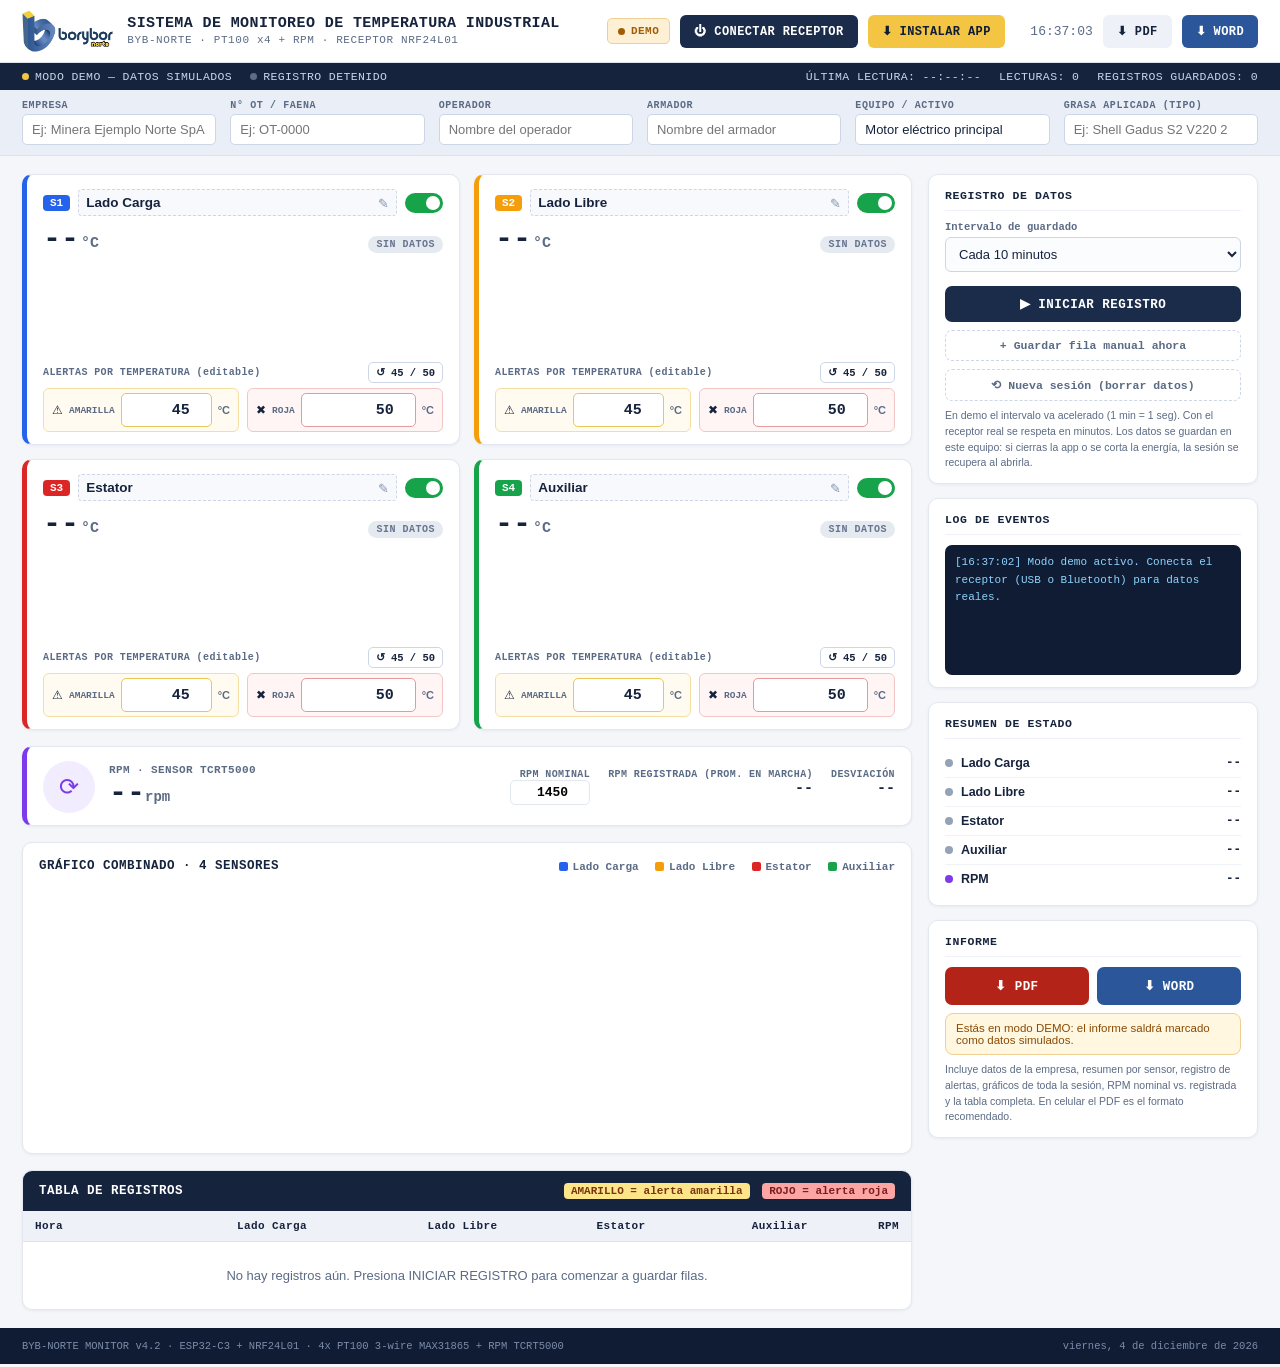
<file: index.html>
<!DOCTYPE html>
<html lang="es">
<head>
<meta charset="UTF-8">
<meta name="viewport" content="width=device-width, initial-scale=1, viewport-fit=cover">
<title>BYB-NORTE | Monitoreo de Temperatura Industrial</title>
<meta name="theme-color" content="#0f1c33">
<meta name="description" content="Monitoreo de temperatura PT100 x4 y RPM — BYB-NORTE">
<link rel="manifest" href="manifest.webmanifest">
<link rel="icon" href="icons/favicon.ico">
<link rel="apple-touch-icon" href="icons/apple-touch-icon.png">
<meta name="mobile-web-app-capable" content="yes">
<meta name="apple-mobile-web-app-capable" content="yes">
<meta name="apple-mobile-web-app-title" content="BYB-NORTE">
<meta name="apple-mobile-web-app-status-bar-style" content="black-translucent">
<link rel="stylesheet" href="app.css">
</head>
<body>
<header class="topbar">
  <div class="brand">
    <img src="img/logo.png" alt="Borybor Norte">
    <div class="title">SISTEMA DE MONITOREO DE TEMPERATURA INDUSTRIAL
      <small>BYB-NORTE &middot; PT100 x4 + RPM &middot; RECEPTOR NRF24L01</small>
    </div>
  </div>
  <div class="head-right">
    <span class="badge sim" id="modeBadge"><span class="badge-dot"></span><span id="modeBadgeText">DEMO</span></span>
    <div class="conn-wrap">
      <button class="btn btn-connect" id="btnConnect" aria-haspopup="true" aria-expanded="false">&#9211; CONECTAR RECEPTOR</button>
      <div class="conn-menu" id="connMenu" hidden>
        <button class="menu-item" id="menuUsb">&#128268; USB (cable)<small id="usbHint">Receptor conectado al computador.</small></button>
        <button class="menu-item" id="menuBle">&#128246; Bluetooth (BLE)<small id="bleHint">Receptor "BYB-NORTE-RX" por Bluetooth.</small></button>
        <button class="menu-item" id="menuDemo">&#9654; Modo demo<small>Datos simulados para probar la pantalla.</small></button>
      </div>
    </div>
    <button class="btn btn-install only-browser" id="btnInstall">&#11015; INSTALAR APP</button>
    <span class="clock mono" id="clock">--:--:--</span>
    <button class="btn btn-ghost" id="btnPdfTop">&#11015; PDF</button>
    <button class="btn btn-word" id="btnWordTop">&#11015; WORD</button>
  </div>
</header>

<div class="alertbanner" id="alertBanner" role="alert" aria-live="polite" hidden></div>

<div class="statusstrip">
  <div class="left">
    <span><span class="dot dot-sim" id="stripModeDot"></span><span id="stripModeText">MODO DEMO</span></span>
    <span><span class="dot dot-rec-off" id="stripRecDot"></span><span id="stripRecText">REGISTRO DETENIDO</span></span>
  </div>
  <div class="right">
    <span>ÚLTIMA LECTURA: <span id="stripLastReading">--:--:--</span></span>
    <span>LECTURAS: <span id="stripReadingsCount">0</span></span>
    <span>REGISTROS GUARDADOS: <span id="stripLogCount">0</span></span>
  </div>
</div>

<details class="metaDetails" id="metaDetails" open>
<summary>DATOS DEL INFORME &mdash; toca para editar (empresa, OT, operador...)</summary>
<div class="metabar">
  <div class="meta-field"><label for="metaEmpresa">Empresa</label><input id="metaEmpresa" type="text" placeholder="Ej: Minera Ejemplo Norte SpA" value=""></div>
  <div class="meta-field"><label for="metaOT">N° OT / Faena</label><input id="metaOT" type="text" placeholder="Ej: OT-0000" value=""></div>
  <div class="meta-field"><label for="metaOperador">Operador</label><input id="metaOperador" type="text" placeholder="Nombre del operador" value=""></div>
  <div class="meta-field"><label for="metaArmador">Armador</label><input id="metaArmador" type="text" placeholder="Nombre del armador" value=""></div>
  <div class="meta-field"><label for="metaEquipo">Equipo / Activo</label><input id="metaEquipo" type="text" placeholder="Ej: Motor eléctrico principal" value="Motor eléctrico principal"></div>
  <div class="meta-field"><label for="metaGrasa">Grasa aplicada (tipo)</label><input id="metaGrasa" type="text" placeholder="Ej: Shell Gadus S2 V220 2" value=""></div>
</div>
</details>

<div class="layout">
  <div class="main-col">

    <div class="sensor-grid" id="sensorGrid"></div>

    <div class="card rpm-card">
      <div class="rpm-left">
        <div class="rpm-icon">⟳</div>
        <div>
          <div class="rpm-label">RPM &middot; SENSOR TCRT5000</div>
          <div class="rpm-value"><span id="rpmValue">--</span><span class="unit">rpm</span></div>
        </div>
      </div>
      <div class="rpm-right">
        <div class="rpm-stat">
          <div class="k">RPM NOMINAL</div>
          <input type="number" inputmode="decimal" id="rpmNominal" value="1450">
        </div>
        <div class="rpm-stat">
          <div class="k">RPM REGISTRADA (PROM. EN MARCHA)</div>
          <div class="v" id="rpmAvg">--</div>
        </div>
        <div class="rpm-stat">
          <div class="k">DESVIACIÓN</div>
          <div class="v" id="rpmDelta">--</div>
        </div>
      </div>
    </div>

    <div class="card combined-card">
      <div class="card-title">
        <h3>Gráfico combinado &middot; 4 sensores</h3>
        <div>
          <span class="legend-chip"><span class="sw" style="background:var(--s1)"></span><span id="legS1">S1</span></span>
          <span class="legend-chip"><span class="sw" style="background:var(--s2)"></span><span id="legS2">S2</span></span>
          <span class="legend-chip"><span class="sw" style="background:var(--s3)"></span><span id="legS3">S3</span></span>
          <span class="legend-chip"><span class="sw" style="background:var(--s4)"></span><span id="legS4">S4</span></span>
        </div>
      </div>
      <div class="combined-chart-wrap"><canvas id="combinedChart"></canvas></div>
    </div>

    <div class="card table-card">
      <div class="table-head-bar">
        <h3>Tabla de registros</h3>
        <span class="hint"><span class="lg lg-warn">AMARILLO = alerta amarilla</span> <span class="lg lg-crit">ROJO = alerta roja</span></span>
      </div>
      <div class="table-scroll">
        <table class="datatable" id="dataTable">
          <thead><tr id="tableHeadRow"></tr></thead>
          <tbody id="tableBody"></tbody>
        </table>
        <div class="table-empty" id="tableEmpty">No hay registros aún. Presiona INICIAR REGISTRO para comenzar a guardar filas.</div>
      </div>
    </div>

  </div>

  <div class="side-col">
    <div class="card">
      <div class="panel-title">Registro de datos</div>
      <div class="field-row">
        <label for="intervalSelect">Intervalo de guardado</label>
        <select id="intervalSelect">
          <option value="5">Cada 5 minutos</option>
          <option value="10" selected>Cada 10 minutos</option>
          <option value="20">Cada 20 minutos</option>
          <option value="30">Cada 30 minutos</option>
        </select>
      </div>
      <button class="rec-btn start" id="recBtn">▶ INICIAR REGISTRO</button>
      <button class="btn-manual" id="btnManual">+ Guardar fila manual ahora</button>
      <button class="btn-manual" id="btnNewSession">⟲ Nueva sesión (borrar datos)</button>
      <div class="export-hint">En demo el intervalo va acelerado (1 min = 1 seg). Con el receptor real se respeta en minutos. Los datos se guardan en este equipo: si cierras la app o se corta la energía, la sesión se recupera al abrirla.</div>
    </div>

    <div class="card">
      <div class="panel-title">Log de eventos</div>
      <div class="eventlog" id="eventLog"></div>
    </div>

    <div class="card">
      <div class="panel-title">Resumen de estado</div>
      <div id="summaryList"></div>
    </div>

    <div class="card">
      <div class="panel-title">Informe</div>
      <div class="rep-row">
        <button class="export-btn pdf" id="btnPdf">⬇ PDF</button>
        <button class="export-btn" id="btnWord">⬇ WORD</button>
      </div>
      <div class="sim-warn" id="simWarn" hidden>Estás en modo DEMO: el informe saldrá marcado como datos simulados.</div>
      <div class="export-hint">Incluye datos de la empresa, resumen por sensor, registro de alertas, gráficos de toda la sesión, RPM nominal vs. registrada y la tabla completa. En celular el PDF es el formato recomendado.</div>
    </div>
  </div>
</div>

<footer class="pagefoot">
  <span>BYB-NORTE MONITOR v4.2 &middot; ESP32-C3 + NRF24L01 &middot; 4x PT100 3-wire MAX31865 + RPM TCRT5000</span>
  <span id="footDate">—</span>
</footer>

<nav class="mobilebar" aria-label="Acciones">
  <button class="mb-rec" id="mbRec">▶ REGISTRO</button>
  <button class="mb-pdf" id="mbPdf">⬇ PDF</button>
  <button class="mb-word" id="mbWord">⬇ WORD</button>
</nav>

<div class="modal" id="installModal" hidden>
  <div class="modal-box" role="dialog" aria-modal="true" aria-labelledby="installTitle">
    <h3 id="installTitle">Instalar la app</h3>
    <div id="installBody"></div>
    <button class="btn btn-connect" id="installClose">ENTENDIDO</button>
  </div>
</div>

<div class="toast" id="toast" hidden><span id="toastText"></span><button id="toastBtn">ACTUALIZAR</button></div>

<script src="lib/chart.umd.js"></script>
<script src="lib/jspdf.umd.min.js"></script>
<script src="lib/jspdf.plugin.autotable.min.js"></script>
<script src="app.js"></script>
<script src="link.js"></script>
<script src="report.js"></script>
</body>
</html>
</file>
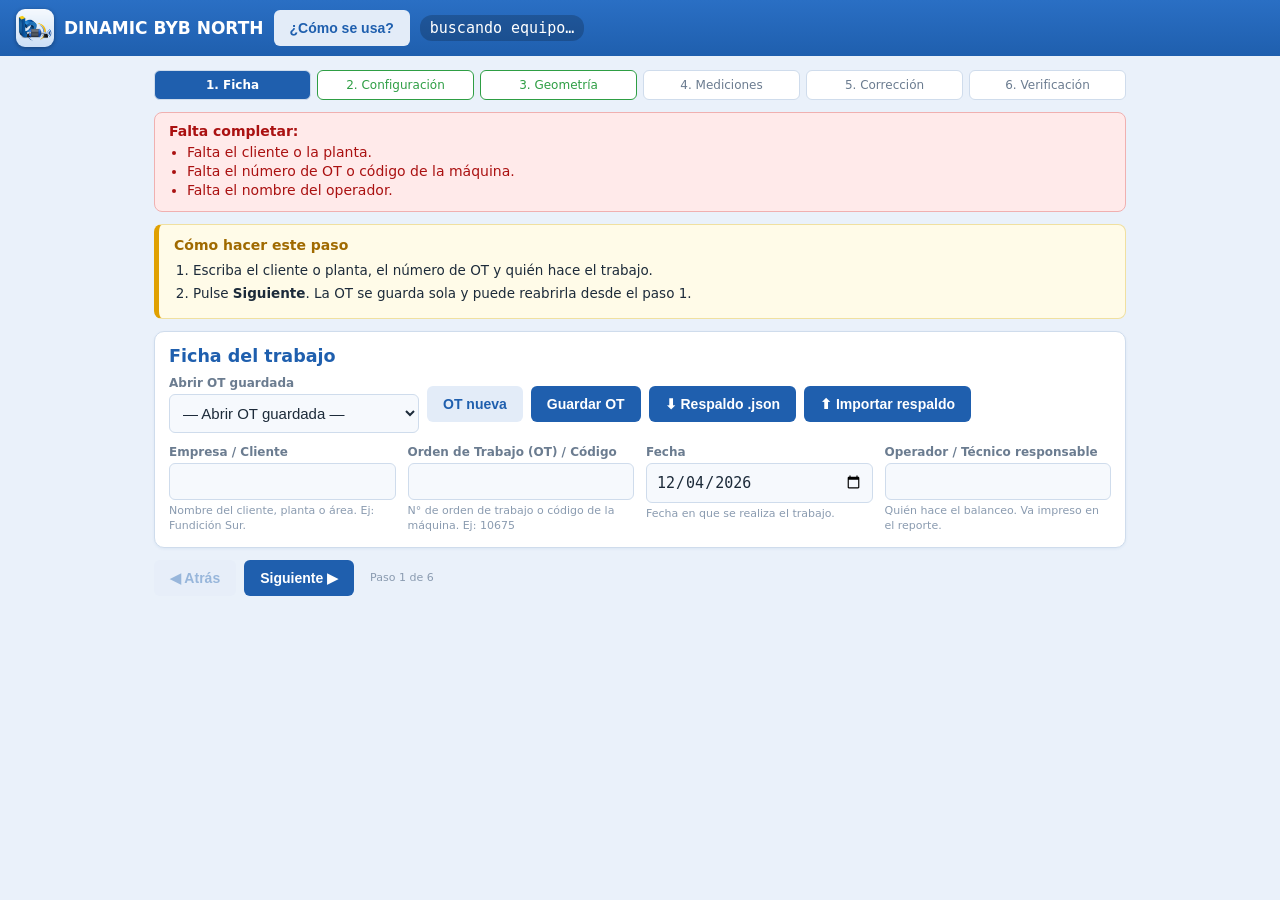
<file: balanceo_app_v2.html>
<!DOCTYPE html><html lang="es"><head><meta charset="utf-8"><meta name="viewport" content="width=device-width,initial-scale=1">
<title>DINAMIC BYB NORTH — Balanceo en 2 Planos</title>
<meta name="description" content="Balanceo dinámico en 2 planos con guía paso a paso: ISO 1940, órdenes de trabajo, RPM en vivo y reporte.">
<meta name="theme-color" content="#1f5fae">
<link rel="manifest" href="manifest.json">
<link rel="icon" type="image/png" href="[data-uri]">
<link rel="apple-touch-icon" href="icons/apple-touch-icon.png">
<meta name="apple-mobile-web-app-capable" content="yes">
<meta name="mobile-web-app-capable" content="yes">
<meta name="apple-mobile-web-app-status-bar-style" content="default">
<meta name="apple-mobile-web-app-title" content="DINAMIC BYB">
<style>
:root{--bl:#1565c0;--gr:#2e9e44;--bg:#eaf1fa;--ln:#cfdcec;--tx:#1d2b3a;--mu:#6b7c90;--hd:#1f5fae}
*{box-sizing:border-box}body{margin:0;background:var(--bg);color:var(--tx);font:15px system-ui,Segoe UI,sans-serif}
header{background:linear-gradient(#2a6fc4,var(--hd));color:#fff;padding:9px 16px;display:flex;gap:10px;align-items:center;flex-wrap:wrap}
header b{font-size:17px}header input{width:120px;padding:6px;border-radius:5px;border:0}.live{font-family:monospace;background:#0003;padding:4px 10px;border-radius:12px}
main{max-width:1000px;margin:auto;padding:14px}.steps{display:flex;gap:6px;margin-bottom:12px}
.steps div{flex:1;text-align:center;padding:7px 2px;border-radius:6px;background:#fff;color:var(--mu);font-size:12px;border:1px solid var(--ln)}
.steps .on{background:var(--hd);color:#fff;font-weight:700}.steps .done{border-color:var(--gr);color:var(--gr)}
.card{background:#fff;border:1px solid var(--ln);border-radius:10px;padding:14px;margin-bottom:12px;box-shadow:0 1px 3px #1f5fae12}
h3{margin:0 0 8px;color:var(--hd)}.grid{display:grid;grid-template-columns:repeat(auto-fit,minmax(210px,1fr));gap:12px}
label{display:flex;flex-direction:column;font-size:12px;color:var(--mu);gap:4px;font-weight:600}
input,select{background:#f6f9fd;color:var(--tx);border:1px solid var(--ln);border-radius:6px;padding:9px;font-size:15px}
.hint{font-size:11px;color:#8a9bb0;font-weight:400;line-height:1.35}
button{background:var(--hd);color:#fff;border:0;border-radius:6px;padding:10px 16px;font-weight:700;cursor:pointer;font-size:14px}
button.s{background:#e3ecf8;color:var(--hd)}button.g{background:var(--gr)}button.r{background:#d64545}button:disabled{opacity:.4}
.row{display:flex;gap:8px;flex-wrap:wrap;align-items:center;margin-top:10px}.ok{color:var(--gr)}.bad{color:#d64545}.m{color:var(--mu);font-size:13px}
.rpm{background:var(--gr);color:#fff;border-radius:8px;padding:8px 14px;text-align:center;min-width:110px}.rpm.w{background:#e08a1e}.rpm.e{background:#aab7c6}
.rpm b{font-size:24px;display:block}.rpm small{font-size:11px}
.val{background:#e6f4ea;border-radius:14px;padding:5px 12px;font-weight:700;display:inline-block;min-width:70px;text-align:center}.val.p2{background:#e3eefb}
table{border-collapse:collapse;width:100%}td,th{border-bottom:1px solid var(--ln);padding:6px;text-align:center}th{color:var(--hd);background:#f1f6fc}
td:first-child,th:first-child{text-align:left}
.two{display:grid;grid-template-columns:repeat(auto-fit,minmax(330px,1fr));gap:12px}canvas{max-width:100%;background:#fff}
.big{font-size:18px;font-weight:700}
.howto{background:#fffbe8;border:1px solid #f0e0a0;border-left:5px solid #e0a000;border-radius:8px;padding:11px 15px;margin-bottom:12px}
.howto>b{color:#a06a00;font-size:14px}.howto ol{margin:7px 0 0 19px;padding:0}.howto li{margin:4px 0;font-size:13.5px;line-height:1.4}
.aviso{background:#ffeaea;border:1px solid #f0b0b0;color:#a11;border-radius:8px;padding:10px 14px;margin-bottom:12px;font-size:14px}
.dev{margin:0 0 10px;padding:9px 14px;border-radius:8px;font-size:14px;font-weight:600;line-height:1.45}
.dev.e{background:#ffeaea;border:1px solid #f0b0b0;color:#a11}
.dev.w{background:#fff3e0;border:1px solid #ffcc80;color:#a34b00}
.aviso ul{margin:5px 0 0 18px;padding:0}.aviso li{margin:3px 0}
.warn{background:#fff3e0;border:1px solid #ffcc80;color:#a34b00;border-radius:8px;padding:9px 13px;margin-bottom:10px;font-size:13.5px}
.iso{background:#eef4fc;border:1px solid var(--ln);border-radius:8px;padding:10px 13px;margin-top:10px;font-size:14px;line-height:1.55}
.rpm-live{background:#aab7c6;color:#fff;border-radius:8px;padding:9px 16px;text-align:center;min-width:230px}
.rpm-live.ok{background:var(--gr)}.rpm-live.w{background:#e08a1e}
.rpm-live b{font-size:30px;display:block;line-height:1.1}.rpm-live small{font-size:11.5px;display:block}
#ov,#help{display:none;position:fixed;inset:0;background:#fff;overflow:auto;z-index:9;padding:20px}
#help{background:#0009;z-index:30}#help .box{max-width:880px;margin:auto;background:#fff;border-radius:12px;padding:24px}
#help h2{margin-top:0;color:var(--hd);border-bottom:3px solid var(--hd);padding-bottom:6px}
#help h4{color:var(--hd);margin:18px 0 5px}#help li{margin:5px 0;font-size:14.5px;line-height:1.45}
#ov .bar,#help .bar{max-width:900px;margin:0 auto 10px;display:flex;gap:8px}
#rep{max-width:900px;margin:auto;color:#000}#rep h2{color:var(--hd);border-bottom:3px solid var(--hd);padding-bottom:6px}
.brand{display:flex;align-items:center;gap:10px}.brand img{width:38px;height:38px;border-radius:9px;box-shadow:0 1px 4px #0005;display:block}
.repHead{display:flex;align-items:center;gap:16px;border-bottom:3px solid var(--hd);padding-bottom:8px;margin-bottom:12px}
.repHead img{height:84px;width:auto;display:block}.repHead h2{border:0;margin:0;padding:0;flex:1}
@media print{.repHead,.repHead img,.brand img{-webkit-print-color-adjust:exact;print-color-adjust:exact}}
#rep{width:1062px;max-width:none;margin:0 auto;font-size:11px}
.sheet{width:1062px;background:#fff;color:#000}
.repHead h2{font-size:19px;line-height:1.15}.repHead h2 small{display:block;font-size:11px;font-weight:400;color:#6b7c90;margin-top:2px}
.repHead img{height:66px}.repHead{padding-bottom:6px;margin-bottom:6px}
.badge{border-radius:8px;padding:6px 14px;text-align:center;font-weight:800;font-size:15px;color:#fff}.badge small{display:block;font-size:10.5px;font-weight:600}
.okb{background:var(--gr)}.badb{background:#d64545}
.rp-info{display:grid;grid-template-columns:410px 1fr;gap:10px;margin-bottom:6px;align-items:center}
.rp-info canvas{width:100%;height:auto;border:1px solid var(--ln);border-radius:6px}
.rp-t td{text-align:left!important}
#rep table td,#rep table th{padding:2px 5px;font-size:11px}
.rp-sec{font-size:12px;font-weight:700;color:var(--hd);margin:2px 0 3px;border-bottom:1px solid var(--ln)}
.rp-polars{display:grid;gap:6px;margin-bottom:6px}
.rp-polars>div{text-align:center;border:1px solid var(--ln);border-radius:6px;padding:3px}
.rp-polars canvas{height:218px;width:auto;max-width:100%;display:block;margin:0 auto}
.rp-leg{font-size:10px;line-height:1.3;text-align:left;margin-top:2px}
.rp-bot{display:grid;grid-template-columns:1.1fr 1fr;gap:10px}
.rp-sign{display:flex;gap:40px;margin-top:12px;font-size:11px}.rp-sign>div{flex:1;border-top:1px solid #000;padding-top:3px;text-align:center}
@page{size:A4 landscape;margin:8mm}
@media print{*{-webkit-print-color-adjust:exact;print-color-adjust:exact}header,main,.bar,#help{display:none!important}#ov{position:static;display:block!important;padding:0;overflow:visible}#rep{margin:0}}
</style></head><body>

<header>
  <span class="brand"><img src="[data-uri]" alt="DINAMIC BYB"><b>DINAMIC BYB NORTH</b></span>
  <input id="ip" type="hidden" value="192.168.4.1">
  <button class="s" onclick="ayuda()">¿Cómo se usa?</button>
  <span class="live" id="live">buscando equipo…</span>
</header>

<main>
  <div class="dev" id="dev" style="display:none"></div>
  <div class="steps" id="steps"></div>
  <div id="view"></div>
  <div class="row" id="nav"></div>
</main>

<div id="help"><div class="box">
  <div class="bar"><button class="s" onclick="$('help').style.display='none'">Cerrar</button></div>
  <h2>Procedimiento de balanceo dinámico — guía completa</h2>

  <h4>Antes de empezar</h4>
  <ol>
    <li><b>Encienda el equipo.</b> El ESP32 crea la red <code>BALANCEO</code> (clave <code>12345678</code>). Conéctese y abra esta página.</li>
    <li>La app se <b>conecta sola</b> al equipo. Arriba debe decir <b>equipo conectado</b> (si dice "buscando equipo…", revise que esté en la red BALANCEO).</li>
    <li>El <b>Punto 1 = 0°</b> es la marca reflectante (cinta) en el eje. Todos los ángulos se cuentan <b>anti-horario</b> desde ahí.</li>
    <li><b>Respalde sus OTs.</b> Quedan guardadas en este navegador. Pulse <b>⬇ Respaldo .json</b> y guarde el archivo en un pendrive o carpeta de la empresa; con <b>⬆ Importar respaldo</b> las recupera en cualquier otro computador. Hágalo al terminar cada jornada.</li>
  </ol>

  <h4>Paso 1 — Ficha</h4>
  <ol>
    <li>Escriba el cliente o planta, el número de OT y quién hace el trabajo.</li>
    <li>Pulse <b>Siguiente</b>. La OT se guarda sola y puede reabrirla después en <b>Abrir OT guardada</b>.</li>
  </ol>

  <h4>Paso 2 — Configuración</h4>
  <ol>
    <li><b>Planos:</b> 2 si el rotor tiene dos apoyos/cuñetas, 1 si es un solo disco.</li>
    <li><b>RPM nominal:</b> la velocidad a la que <u>trabaja en servicio</u>, no la de arranque.</li>
    <li><b>Peso del rotor (kg)</b> y <b>grado ISO</b>: <u>opcional</u>. Si lo pone, calcula además el desbalance admisible (U ≤ e·m). Si no lo sabe, déjelo en blanco — la aprobación es por vibración.</li>
    <li><b>Sentido de giro:</b> visto desde donde está el sensor tacómetro. Si se equivoca, la fase sale espejada.</li>
    <li>Marque <b>Media Chaveta</b> en el plano que la tenga y ponga su peso.</li>
  </ol>

  <h4>Paso 3 — Geometría</h4>
  <ol>
    <li><b>Radio de balanceo (r):</b> con calibre, la distancia del centro del eje hasta donde va a poner el peso.</li>
    <li><b>Masa de prueba:</b> algo que pueda fijar bien (tuerca, chuzas, plastilina). Guía: entre 0.5% y 5% del peso del rotor.</li>
    <li><b>Posición masa prueba:</b> a qué ángulo anti-horario lo va a poner respecto de la marca reflectante.</li>
    <li><b>Puntos de balanceo:</b> cuántos huecos/agujeros tiene para peso. 12 = cada 30°, 24 = cada 15°. Mínimo <b>3</b>.</li>
    <li>Pulse <b>Actualizar esquema</b> para ver el rotor dibujado.</li>
  </ol>

  <h4>Paso 4 — Mediciones (el corazón del trabajo)</h4>
  <ol>
    <li><b>Quite todos los pesos</b> del rotor. Deje solo el que tiene de fábrica.</li>
    <li>Arranque y deje el rotor <b>a velocidad estable</b>. Mire el reloj de RPM: dice si está estable.</li>
    <li>Pulse <b>Registrar medición</b> en <i>Medición sin peso</i>. Espera 6 segundos y toma el promedio.</li>
    <li><b>Detenga el rotor.</b> Ponga la masa de prueba en el Plano 1 en la posición indicada.</li>
    <li>Arranque, espere estable, <b>Registrar</b> en <i>peso en Plano 1</i>.</li>
    <li><b>Retire</b> ese peso, ponga el del Plano 2, y repita en <i>peso en Plano 2</i>.</li>
  </ol>
  <p><b>¿Qué son los números?</b> <i>Amplitud</i> = cuánto vibra (mm/s). <i>Fase</i> = a qué ángulo vibra. Usted no tiene que interpretarlos: el sistema hace la cuenta.</p>
  <p><b>Si dice "Lectura insuficiente", causas probables:</b> 1) el rotor no está girando, 2) no está conectado el sensor, 3) la cinta reflectante no pasa por el sensor, 4) faltan 3 vueltas completas.</p>

  <h4>Paso 5 — Corrección</h4>
  <ol>
    <li>La cuenta sale sola. Revise la tabla.</li>
    <li>Por cada plano le dice: <b>cuántos gramos</b> y <b>en qué punto N°</b> ponerlos. Con eso ya basta.</li>
    <li>Si dice "no es exacto", es porque el ángulo pedido cae entre dos puntos: reparte entre los dos vecinos.</li>
  </ol>

  <h4>Paso 6 — Verificación</h4>
  <ol>
    <li><b>Instale los pesos</b> exactamente como los indicó el paso 5.</li>
    <li>Arranque y pulse <b>Registrar medición</b> de verificación.</li>
    <li>Si el resultado es menor al límite → <b>FINALIZAR</b>. Si no → pulse <b>CORREGIR</b>: le da un ajuste fino. Instálelo y repita.</li>
    <li>Al finalizar se abre el reporte en <b>una sola hoja</b> (geometría, fasores, mediciones y pesos finales). Pulse Imprimir / Guardar PDF.</li>
  </ol>

  <h4>Errores frecuentes</h4>
  <ul>
    <li><b>La fase cambia de repente:</b> se movió la cinta reflectante o cambió el sentido de giro.</li>
    <li><b>Da valores muy distintos entre corridas:</b> el rotor no llegó a la misma velocidad, o el peso de prueba se aflojó.</li>
    <li><b>No conecta el equipo:</b> verifique que esté en la red BALANCEO y que la IP sea 192.168.4.1.</li>
    <li><b>Un solo sensor:</b> la app le pide mover el sensor al cojinete del Plano 2 sin detener el giro.</li>
  </ul>
</div></div>

<div id="ov"><div class="bar"><button onclick="window.print()">Imprimir / Guardar PDF</button><button class="s" onclick="$('ov').style.display='none'">Cerrar</button></div><div id="rep"></div></div>

<div id="toast" style="display:none;position:fixed;bottom:16px;left:50%;transform:translateX(-50%);background:#1d2b3a;color:#fff;padding:11px 20px;border-radius:24px;z-index:99;font-size:14px;box-shadow:0 4px 14px #0004"></div>

<script>
const escH=t=>String(t==null?'':t).replace(/[&<>"']/g,c=>({'&':'&amp;','<':'&lt;','>':'&gt;','"':'&quot;',"'":'&#39;'}[c])),$=id=>document.getElementById(id),R=Math.PI/180,BL='#1565c0',GR='#2e9e44';

/* polyfill roundRect (navegadores viejos / Android WebView) */
if(typeof CanvasRenderingContext2D!=='undefined'&&!CanvasRenderingContext2D.prototype.roundRect){
 CanvasRenderingContext2D.prototype.roundRect=function(x,y,w,h,r){const rr=Math.min(r||0,w/2,h/2);this.beginPath();this.moveTo(x+rr,y);
 this.arcTo(x+w,y,x+w,y+h,rr);this.arcTo(x+w,y+h,x,y+h,rr);this.arcTo(x,y+h,x,y,rr);this.arcTo(x,y,x+w,y,rr);this.closePath();return this};}

const S={step:1,empresa:'',ot:'',fecha:new Date().toISOString().slice(0,10),oper:'',
 planes:2,nom:1500,masa:25,grado:'G6.3',tolvib:'0.15',giro:'Horario',el1:'Ninguno',el2:'Ninguno',ch1:0,ch2:0,
 D:350,L:850,r1:150,r2:150,wp1:10,wp2:10,pos1:0,pos2:0,n1:12,n2:24,
 runs:[[],[],[]],trim:[],iters:[],tot:null};

const ELS=['Ninguno','Ventilador','Machón','Piñón','Media Chaveta'];
const NP=()=>+S.planes, sg=()=>S.giro==='Horario'?1:-1;
const tol=()=>(+S.tolvib>0?+S.tolvib:0.15);
const gg=()=>parseFloat(String(S.grado).replace(/^G/i,''))||6.3;
function iso(){const w=2*Math.PI*(+S.nom||0)/60,e=gg()*1000/(w||1),m=+S.masa||0;
 return{G:gg(),e,U:e*m,w,m}}

/* ---------- matemática (verificada) ---------- */
const cm=(a,b)=>[a[0]*b[0]-a[1]*b[1],a[0]*b[1]+a[1]*b[0]],cs=(a,b)=>[a[0]-b[0],a[1]-b[1]],ca=(a,b)=>[a[0]+b[0],a[1]+b[1]];
const cd=(a,b)=>{const d=b[0]**2+b[1]**2;return[(a[0]*b[0]+a[1]*b[1])/d,(a[1]*b[0]-a[0]*b[1])/d]};
const pol=(m,d)=>[m*Math.cos(d*R),m*Math.sin(d*R)],mag=a=>Math.hypot(a[0],a[1]),ang=a=>((Math.atan2(a[1],a[0])/R)%360+360)%360;
const wang=c=>(((sg()*ang(c))%360)+360)%360;
function splitWeightToFixedPoints(mass,angleDeg,N){N=+N;
 if(!(N>=3)||!isFinite(N))return{imposible:true,N:N,point1:{pointNumber:0,angle_deg:0,mass_g:0},point2:{pointNumber:0,angle_deg:0,mass_g:0}};
 const st=360/N,na=((angleDeg%360)+360)%360,i1=Math.floor(na/st),i2=(i1+1)%N,a1=i1*st,a2=i2*st,r=na*R,r1=a1*R,r2=a2*R,sd=Math.sin(r2-r1);
 if(!sd)return{imposible:true,N:N,point1:{pointNumber:0,angle_deg:0,mass_g:0},point2:{pointNumber:0,angle_deg:0,mass_g:0}};
 return{point1:{pointNumber:i1+1,angle_deg:a1,mass_g:+(mass*Math.sin(r2-r)/sd).toFixed(2)},point2:{pointNumber:i2+1,angle_deg:a2,mass_g:+(mass*Math.sin(r-r1)/sd).toFixed(2)}}}
function scaleVibrationToNominal(a,nt,nn,u='velocity'){return +(a*Math.pow(nn/nt,{displacement:2,velocity:3,acceleration:4}[u]||3)).toFixed(3)}
const splitTxt=s=>s.imposible?`⚠ reparto imposible (${s.N} puntos, mínimo 3)`:`Pto ${s.point1.pointNumber} ${s.point1.mass_g} g · Pto ${s.point2.pointNumber} ${s.point2.mass_g} g`;
const Np=p=>+S['n'+(p+1)],Wp=p=>+S['wp'+(p+1)],Rr=p=>+S['r'+(p+1)];
const vec=m=>pol(scaleVibrationToNominal(m.v,m.rpm,S.nom),m.ph);
function solve(V){const b=V.map(v=>[-v[0],-v[1]]),A=S.A;if(NP()===1)return[cd(b[0],A[0][0])];
 const det=cs(cm(A[0][0],A[1][1]),cm(A[0][1],A[1][0]));
 return[cd(cs(cm(b[0],A[1][1]),cm(A[0][1],b[1])),det),cd(cs(cm(A[0][0],b[1]),cm(A[1][0],b[0])),det)]}
function calc(){const n=NP(),V0=S.runs[0].slice(0,n).map(vec);if(V0.length<n||V0.some(v=>!v))throw 0;S.V0=V0;S.A=[[[0,0],[0,0]],[[0,0],[0,0]]];
 for(let k=0;k<n;k++){const w=pol(Wp(k),sg()*S['pos'+(k+1)]);for(let j=0;j<n;j++){if(!S.runs[k+1][j])throw 0;S.A[j][k]=cd(cs(vec(S.runs[k+1][j]),V0[j]),w)}}
 const fin=z=>isFinite(z[0])&&isFinite(z[1]);
 if(!S.A[0].every(fin)||!S.A[1].every(fin))throw{msg:'<b>La medición dio un valor no válido (NaN).</b> Causa probable: el rotor estaba detenido o la velocidad no era estable. Repita el paso 4.'};
 const esc=Math.max(mag(S.A[0][0]),mag(S.A[0][1]),mag(S.A[1][0]),mag(S.A[1][1]),1e-12);
 for(let k=0;k<n;k++){const c1=k?S.A[0][1]:S.A[0][0],c2=k?S.A[1][1]:S.A[1][0];
  if(Math.hypot(mag(c1),mag(c2))<1e-6*esc)throw{msg:`<b>El peso de prueba del Plano ${k+1} no cambió la medición.</b> Causa probable: la masa no está bien sujeta, se soltó, o se registró dos veces la misma medición. Revisela y repita el paso 4.`}}
 if(n===2){const det=cs(cm(S.A[0][0],S.A[1][1]),cm(S.A[0][1],S.A[1][0]));
  if(mag(det)<1e-6*esc*esc)throw{msg:'<b>Las mediciones de los dos planos no se pueden separar.</b> Causa probable: se registró la misma medición dos veces, o el sensor se movió. Repita el paso 4.'}}
 S.C=solve(V0);
 if(!S.C.every(fin))throw{msg:'<b>El cálculo dio un valor no válido (NaN).</b> Repita las mediciones del paso 4 manteniendo la velocidad estable.'};
 if(!S.tot)S.tot=S.C.map(c=>c.slice())}
const badCalc=e=>'<div class="card bad">'+(e&&e.msg?e.msg:'Faltan mediciones del paso 4. Vuelva atrás y regístrelas.')+'</div>';
function info(c,p){const m=mag(c),a=wang(c);return{m,a,U:m*Rr(p),s:splitWeightToFixedPoints(m,a,Np(p))}}

/* ---------- guardado de OT ---------- */
const KEY='north_ots';
const listaOTs=()=>{try{return JSON.parse(localStorage.getItem(KEY)||'[]')}catch(e){return[]}};
function snapOT(){const c={};for(const k in S)c[k]=S[k];return{ot:S.ot,empresa:S.empresa,fecha:S.fecha,oper:S.oper,ts:Date.now(),data:c}}
function guardarOT(sil){if(!S.ot)return false;const L=listaOTs(),i=L.findIndex(x=>x.ot===S.ot);const s=snapOT();
 if(i>=0)L[i]=s;else L.push(s);try{localStorage.setItem(KEY,JSON.stringify(L))}catch(e){}
 if(!sil)toast('OT guardada: '+S.ot);refrescarOTs();return true}
function refrescarOTs(){const e=$('selOT');if(!e)return;const L=listaOTs().sort((a,b)=>b.ts-a.ts);
 e.innerHTML='<option value="">— Abrir OT guardada —</option>'+L.map(x=>`<option value="${escH(x.ot)}">${escH(x.ot)} · ${escH(x.empresa||'(sin cliente)')} · ${escH(x.fecha)}</option>`).join('')}
function cargarOT(id){const d=listaOTs().find(x=>x.ot===id);if(!d)return;for(const k in S)delete S[k];
 Object.assign(S,d.data);S.step=1;toast('OT '+id+' abierta');render()}
function nuevaOT(){for(const k in S)delete S[k];
 Object.assign(S,{step:1,empresa:'',ot:'',fecha:new Date().toISOString().slice(0,10),oper:'',
 planes:2,nom:1500,masa:25,grado:'G6.3',tolvib:'0.15',giro:'Horario',el1:'Ninguno',el2:'Ninguno',ch1:0,ch2:0,
 D:350,L:850,r1:150,r2:150,wp1:10,wp2:10,pos1:0,pos2:0,n1:12,n2:24,runs:[[],[],[]],trim:[],iters:[],tot:null});
 render()}
function exportarOTs(){const L=listaOTs();if(!L.length)return toast('No hay OTs guardadas todavía.');
 const paquete={app:'DINAMIC-BYB-NORTH',v:1,exportado:new Date().toISOString(),cantidad:L.length,ots:L};
 const blob=new Blob([JSON.stringify(paquete,null,2)],{type:'application/json'});
 const a=document.createElement('a');a.href=URL.createObjectURL(blob);
 a.download='respaldo-balanceo-'+new Date().toISOString().slice(0,10)+'.json';
 document.body.appendChild(a);a.click();a.remove();setTimeout(()=>URL.revokeObjectURL(a.href),5000);
 toast('Respaldo descargado con '+L.length+' OT');}
function importarOTs(inp){const f=inp.files&&inp.files[0];if(!f)return;
 const r=new FileReader();
 r.onload=()=>{try{const o=JSON.parse(r.result),arr=Array.isArray(o)?o:(o&&o.ots);
  if(!Array.isArray(arr)||!arr.length)throw 0;
  const L=listaOTs();let nuevas=0,act=0,igual=0;
  arr.forEach(x=>{if(!x||!x.ot||!x.data)return;const i=L.findIndex(y=>y.ot===x.ot);
   if(i<0){L.push(x);nuevas++}
   else if((x.ts||0)>(L[i].ts||0)){L[i]=x;act++}
   else igual++});
  try{localStorage.setItem(KEY,JSON.stringify(L))}catch(e){return alert('No se pudo guardar: espacio de almacenamiento lleno. Exporte y borre OTs viejas.')}
  refrescarOTs();
  toast('Importadas: '+nuevas+' nuevas, '+act+' actualizadas, '+igual+' ya iguales o más recientes');
 }catch(e){alert('El archivo no tiene OTs válidas.\n\nDebe ser un respaldo .json exportado desde esta misma app.')}
 inp.value=''};
 r.readAsText(f)}
function toast(t){const e=$('toast');e.textContent=t;e.style.display='block';clearTimeout(toast._t);toast._t=setTimeout(()=>e.style.display='none',2600)}

/* ---------- validación ---------- */
function faltan(p){const m=[],f=(c,t)=>{if(c)m.push(t)};
 if(p===1){f(!S.empresa,'Falta el cliente o la planta.');f(!String(S.ot).trim(),'Falta el número de OT o código de la máquina.');f(!S.oper,'Falta el nombre del operador.')}
 if(p===2){f(!(S.nom>0),'Ingrese la RPM nominal a la que trabaja la máquina.');f(!(S.n1>=3),'Los puntos de balanceo del Plano 1 deben ser 3 o más. Con 2 puntos opuestos sólo se puede corregir en un solo eje, no cualquier ángulo.');
  if(NP()===2)f(!(S.n2>=3),'Los puntos de balanceo del Plano 2 deben ser 3 o más. Con 2 puntos opuestos sólo se puede corregir en un solo eje, no cualquier ángulo.')}
 if(p===3){f(!(S.r1>0),'Ingrese el radio de balanceo r1 (mm).');f(!(S.wp1>0),'Ingrese la masa de prueba del Plano 1 (g).');
  if(NP()===2){f(!(S.r2>0),'Ingrese el radio de balanceo r2 (mm).');f(!(S.wp2>0),'Ingrese la masa de prueba del Plano 2 (g).')}}
 if(p===4){const nom=['sin peso','con peso en el Plano 1','con peso en el Plano 2'];
  for(let k=0;k<=NP();k++){if(!(S.runs[k]&&S.runs[k].length>=NP()))m.push('Falta registrar la medición '+nom[k]+'.')}}
 if(p===5||p===6){for(let k=0;k<=NP();k++){if(!(S.runs[k]&&S.runs[k].length>=NP()))m.push('Falta registrar la medición '+(k===0?'sin peso':'con peso en el Plano '+k)+'.')}}
 return m}

/* ---------- conexión y RPM en vivo ---------- */
let sock=null,sim=false,last=null,hist=[],statMsg='',devSt='';
let wasOpen=false;
function conn(){try{if(sock&&sock.readyState<2)return;const me=sock=new WebSocket('ws://'+$('ip').value+':81');
 me.onmessage=e=>{let d;try{d=JSON.parse(e.data)}catch(x){return}
  if(d.st!==undefined){const cambio=d.st!==devSt;devSt=d.st;
   if(cambio){pintarDev();if(/^OK/.test(devSt))toast('Equipo: '+devSt.replace(/^OK: /,''))}return}
  last=Object.assign(last||{},d)};
 me.onopen=()=>{wasOpen=true;last=null;devSt='';toast('Equipo conectado')};
 me.onclose=()=>{if(sock===me)sock=null;last=null;devSt='';if(wasOpen){wasOpen=false;toast('Se perdió la conexión con el equipo. Reconectando…')}};
 me.onerror=()=>{last=null;devSt=''}}catch(e){sock=null}}
setInterval(conn,3000);conn();
function pintarDev(){const d=$('dev');if(!d)return;
 const mal=!sim&&devSt&&!/^OK/.test(devSt);
 d.style.display=mal?'block':'none';
 if(mal){const e=/^ERROR/.test(devSt);d.className='dev '+(e?'e':'w');d.textContent=(e?'✖ ':'⚠ ')+devSt}}
function tickRPM(){pintarDev();let r=null;
 if(sim)r=S.nom>0?S.nom*(1+(Math.random()-.5)*.012):0;
 else if(last&&last.rpm>0)r=last.rpm;
 const hd=$('live');if(hd)hd.textContent=r?r.toFixed(0)+' RPM'+(last&&last.v1!==undefined?' | P1 '+last.v1+' mm/s':''):((sock&&sock.readyState===1)?'equipo conectado · sin giro':'buscando equipo…');
 const e=$('rpmlive');if(r){hist.push(r);if(hist.length>14)hist.shift()}
 if(!e)return;
 const n=hist.length,pr=n?hist.reduce((a,b)=>a+b,0)/n:0,de=n>4?Math.max(...hist)-Math.min(...hist):999;
 const est=n>4&&pr>0&&de/pr<0.006;
 e.className='rpm-live '+(n<5?'':est?'ok':'w');
 e.innerHTML=n<5?`<b>${r?r.toFixed(0):'—'}</b><small>RPM · esperando (${Math.max(n,0)}/5) muestras</small>`
   :`<b>${pr.toFixed(0)}</b><small>${est?'✓ VELOCIDAD ESTABLE — ya puede registrar':'✗ Velocidad variando — espere a que se estabilice'}</small>`}
setInterval(tickRPM,500);

function listen(ms,cb){const a=[],h=e=>a.push(JSON.parse(e.data));sock.addEventListener('message',h);
 setTimeout(()=>{sock.removeEventListener('message',h);cb(a.filter(x=>x.rpm>0))},ms)}
function avg(a,k){let re=0,im=0,rp=0;a.forEach(x=>{const v=pol(x['v'+k],x['ph'+k]);re+=v[0];im+=v[1];rp+=x.rpm});
 const n=a.length;return{rpm:+(rp/n).toFixed(1),v:+mag([re/n,im/n]).toFixed(3),ph:+ang([re/n,im/n]).toFixed(1)}}
function causa(){return'Lectura insuficiente. Causas probables:\n1) El rotor no está girando.\n2) El sensor no está conectado.\n3) La cinta reflectante no pasa por el sensor.\n4) Faltan vueltas completas: espere más tiempo.'+(devSt?'\n\nEquipo: '+devSt:'')}
function capture(ctx,cb){const n=NP();stat('Midiendo… mantenga la velocidad estable. No toque el rotor.');
 if(sim)return setTimeout(()=>{stat('');cb([0,1].slice(0,n).map(b=>simRead(ctx,b)))},1400);
 if(!sock||sock.readyState!==1){stat('');return alert('No hay conexión con el equipo.\n\nConecte este computador a la red WiFi BALANCEO (clave 12345678) y espere unos segundos hasta que la barra superior diga "equipo conectado".')}
 listen(6000,a=>{if(a.length<3){stat('');return alert(causa())}const m=[avg(a,1)];
  if(n===1||a[0].v2!==undefined){if(n===2)m.push(avg(a,2));stat('');return cb(m)}
  alert('Tiene un solo sensor en el Plano 1.\n\nMueva el MPU-6050 al cojinete del Plano 2 SIN detener el giro y pulse Aceptar.');
  listen(6000,a2=>{stat('');if(a2.length<3)return alert(causa());m.push(avg(a2,1));cb(m)})})}
const stat=t=>{statMsg=t;const e=$('status');if(e)e.textContent=t};

/* ---------- simulador ---------- */
const SU=[pol(18,40),pol(25,200)],SA=[[pol(.3,30),pol(.08,100)],[pol(.07,-20),pol(.28,60)]];
function simRead(ctx,b){const ex=[[0,0],[0,0]];if(ctx.r===1)ex[0]=pol(Wp(0),sg()*S.pos1);if(ctx.r===2)ex[1]=pol(Wp(1),sg()*S.pos2);
 if(ctx.kind==='trim')S.tot.forEach((c,p)=>ex[p]=c.slice());let V=[0,0];for(let k=0;k<NP();k++)V=ca(V,cm(SA[b][k],ca(SU[k],ex[k])));
 const rpm=S.nom*(1+(Math.random()-.5)*.04),f=Math.pow(rpm/S.nom,3);
 return{rpm:+rpm.toFixed(1),v:+(mag(V)*f*(1+(Math.random()-.5)*.04)).toFixed(3),ph:+ang(V).toFixed(1)}}

/* ---------- gráficos ---------- */
function polar(cv,o){const x=cv.getContext('2d'),W=cv.width,cx=W/2,cy=W/2+8,Rd=W*(o.N?.32:.34),N=o.N||0;x.clearRect(0,0,W,W);x.lineWidth=1;x.textAlign='center';
 const P=(a,r)=>[cx+r*Math.cos(a*R),cy-r*Math.sin(a*R)];
 for(let i=1;i<=4;i++){x.strokeStyle='#d5e0ee';x.beginPath();x.arc(cx,cy,Rd*i/4,0,7);x.stroke();if(o.rmax){x.fillStyle='#8fa0b4';x.font='10px sans-serif';x.fillText((o.rmax*i/4).toFixed(1),cx+4,cy-Rd*i/4-2)}}
 x.strokeStyle='#b7c8de';x.beginPath();x.moveTo(cx-Rd,cy);x.lineTo(cx+Rd,cy);x.moveTo(cx,cy-Rd);x.lineTo(cx,cy+Rd);x.stroke();
 x.fillStyle='#1f5fae';x.font='bold 11px sans-serif';[0,90,180,270].forEach(a=>{const q=P(a,Rd+(N?34:14));x.fillText(a+'°',q[0],q[1]+4)});
 for(let i=0;i<N;i++){const a=i*360/N,q=P(a,Rd),t=P(a,Rd+13);x.fillStyle='#9db0c8';x.beginPath();x.arc(q[0],q[1],2.5,0,7);x.fill();
  if(N<=36||i%2===0){x.fillStyle=i===0?'#d46b08':'#51657c';x.font=(N>24?'9':'11')+'px sans-serif';x.fillText(i+1,t[0],t[1]+4)}}
 (o.vecs||[]).forEach(v=>{const q=P(v.a,Rd*Math.min(v.l,1));x.strokeStyle=x.fillStyle=v.col;x.lineWidth=v.w||3;x.setLineDash(v.dash?[6,4]:[]);x.beginPath();x.moveTo(cx,cy);x.lineTo(...q);x.stroke();x.setLineDash([]);
  x.beginPath();x.arc(q[0],q[1],4,0,7);x.fill();x.font='bold 11px sans-serif';const t=P(v.a,Rd*Math.min(v.l,1)+(v.ofs||0));x.fillText(v.lab,t[0]+(Math.cos(v.a*R)>0?-24:24),t[1]-(Math.sin(v.a*R)>0?6:-14))});
 if(o.title){x.fillStyle='#1f5fae';x.font='bold 14px sans-serif';x.fillText(o.title,cx,16)}}
function geo(cv,corr,cp){if(cp===undefined)cp=true;const x=cv.getContext('2d'),n=NP(),W=cv.width;x.clearRect(0,0,W,cv.height);x.textAlign='center';
 const bx=170,bw=420,by=50,bh=100,pl=[bx+bw*.22,bx+bw*.78],cols=[BL,GR];
 x.fillStyle='#8fa0b4';x.fillRect(60,by+38,110,24);x.fillRect(bx+bw,by+38,110,24);[[40,70],[bx+bw+90,70]].forEach(q=>{x.fillStyle='#dbe6f3';x.strokeStyle='#8fa0b4';x.fillRect(q[0],by+20,40,60);x.strokeRect(q[0],by+20,40,60)});
 x.fillStyle='#eef4fc';x.strokeStyle=BL;x.lineWidth=2.5;x.beginPath();x.roundRect(bx,by,bw,bh,10);x.fill();x.stroke();
 x.font='bold 13px sans-serif';x.fillStyle='#1d2b3a';x.fillText('Rotor Ø'+S.D+' mm × '+S.L+' mm',W/2,12);
 for(let p=0;p<n;p++){const px=n===1?bx+bw/2:pl[p];x.strokeStyle=cols[p];x.fillStyle=cols[p];x.lineWidth=1.5;x.setLineDash([5,4]);x.beginPath();x.moveTo(px,by-12);x.lineTo(px,by+bh+14);x.stroke();
  x.beginPath();x.arc(px,by+bh/2,26,0,7);x.stroke();x.setLineDash([]);x.font='bold 12px sans-serif';x.fillText(Np(p)+' Pts',px,by+bh/2+4);x.beginPath();x.arc(px,by-12,6,0,7);x.fill();x.fillText('Plano '+(p+1)+' (P'+(p+1)+')',px,by-22)}
 x.fillStyle='#51657c';x.font='13px sans-serif';x.fillText(S.nom+' RPM nominal',W/2,by+bh+34);
 for(let p=0;p<n;p++){const cc=n===1?W/2:p?W*.74:W*.26;
  if(cp){const c=document.createElement('canvas');c.width=c.height=n===1?360:340;const o={N:Np(p),vecs:[]};
   if(corr&&S.tot){const i=info(S.tot[p],p);o.vecs=[{a:i.a,l:.8,col:cols[p],lab:i.m.toFixed(1)+' g'}]}
   polar(c,o);x.drawImage(c,cc-c.width/2*.9,by+bh+50,c.width*.9,c.height*.9);}
  x.fillStyle=cols[p];x.font='bold 13px sans-serif';x.fillText('Plano '+(p+1)+' ('+Np(p)+' puntos / '+(360/Np(p)).toFixed(1)+'°)',cc,by+bh+(cp?66:40))}}

/* ---------- ayuda en pantalla ---------- */
const H={
 empresa:'Nombre del cliente, planta o área. Ej: Fundición Sur.',
 ot:'N° de orden de trabajo o código de la máquina. Ej: 10675',
 fecha:'Fecha en que se realiza el trabajo.',
 oper:'Quién hace el balanceo. Va impreso en el reporte.',
 nom:'RPM a las que trabaja la máquina EN SERVICIO. No es la de arranque.',
 masa:'OPCIONAL. Solo sirve para calcular el desbalance admisible ISO 1940. Si no lo sabe, déjelo en blanco: la aprobación se da por vibración (mm/s).',
 grado:'Grado de calidad de balanceo ISO 1940-1. Solo se usa si puso el peso del rotor.',
 tolvib:'Límite de vibración residual en mm/s. 0.15 = muy exigente · 0.71 / 1.4 / 2.8 = zonas de ISO 10816.',
 giro:'Visto desde donde está el sensor tacómetro. Define el signo de los ángulos.',
 el1:'Elemento montado en el Plano 1. Marque "Media Chaveta" si ese plano la tiene.',
 el2:'Elemento montado en el Plano 2. Marque "Media Chaveta" si ese plano la tiene.',
 ch1:'Peso de la media chaveta del Plano 1, en gramos.',
 ch2:'Peso de la media chaveta del Plano 2, en gramos.',
 D:'Diámetro exterior del rotor, en mm.',
 L:'Largo del rotor entre apoyos, en mm.',
 r1:'Distancia del eje hasta donde va a poner el peso (radio de corrección), en mm. Se mide con calibre.',
 r2:'Distancia del eje hasta donde va a poner el peso en el Plano 2, en mm.',
 wp1:'Peso de prueba del Plano 1. Guía: entre 0.5% y 5% del peso del rotor, bien sujeto.',
 wp2:'Peso de prueba del Plano 2. Guía: entre 0.5% y 5% del peso del rotor, bien sujeto.',
 pos1:'Ángulo anti-horario donde coloca la masa de prueba, desde la marca reflectante (Punto 1 = 0°).',
 pos2:'Ángulo anti-horario donde coloca la masa de prueba del Plano 2.',
 n1:'Cuántos huecos o agujeros tiene para poner peso en el Plano 1. 12 = cada 30°, 24 = cada 15°.',
 n2:'Cuántos huecos o agujeros tiene para poner peso en el Plano 2.'};

function guion(p){
 const paso1=`<div class="howto"><b>Cómo hacer este paso</b><ol>
 <li>Escriba el cliente o planta, el número de OT y quién hace el trabajo.</li>
 <li>Pulse <b>Siguiente</b>. La OT se guarda sola y puede reabrirla desde el paso 1.</li></ol></div>`;
 if(p===1)return paso1;
 if(p===2)return `<div class="howto"><b>Cómo hacer este paso</b><ol>
 <li>Diga en cuántos <b>planos</b> va a balancear (2 si tiene dos apoyos, 1 si es un solo disco).</li>
 <li>Ponga las <b>RPM nominal</b>: la velocidad con que trabaja la máquina en servicio.</li>
 <li><b>Opcional:</b> si sabe el peso del rotor y su grado ISO, póngalos — calcula el desbalance admisible. Si no, déjelos en blanco: la aprobación se da por vibración (mm/s).</li>
 <li>Indique el <b>sentido de giro</b> visto desde el sensor tacómetro.</li>
 <li>Si tiene media chaveta, márquela en el plano correspondiente y ponga su peso.</li></ol></div>`;
 if(p===3)return `<div class="howto"><b>Cómo hacer este paso</b><ol>
 <li>Mida con calibre el <b>radio</b>: del centro del eje hasta el sitio donde va a poner el peso.</li>
 <li>Elija la <b>masa de prueba</b>: algo que pueda fijar bien (tuerca, chuzas). Guía: 0.5% a 5% del peso del rotor.</li>
 <li>Ponga la <b>posición</b> en grados anti-horarios desde la marca reflectante.</li>
  <li>Diga en cuántos <b>puntos</b> puede poner peso (12 = cada 30°, 24 = cada 15°). Mínimo <b>3</b>: con 2 opuestos no se puede corregir cualquier ángulo.</li>
 <li>Pulse <b>Actualizar esquema</b> para ver el rotor dibujado con sus planos.</li></ol></div>`;
 if(p===4)return `<div class="howto"><b>Cómo hacer este paso — siga el orden</b><ol>
 <li><b>Quite todos los pesos</b> del rotor (deje solo el de fábrica).</li>
 <li>Arranque y deje el rotor a <b>velocidad estable</b> — mírelo en el reloj de arriba.</li>
 <li>Pulse <b>Registrar medición</b> en <i>sin peso</i>. Toma 6 segundos de promedio.</li>
 <li><b>Detenga</b> el rotor. Ponga la masa de prueba en el <b>Plano 1</b> en la posición indicada.</li>
 <li>Arranque, espere estable, <b>Registrar</b> en <i>peso en Plano 1</i>.</li>
 <li><b>Retire</b> ese peso, ponga el del <b>Plano 2</b>, y repita en <i>peso en Plano 2</i>.</li></ol>
 <span class="hint">Usted no necesita interpretar amplitud ni fase: con esas 3 lecturas el sistema calcula solo cuánto pesa y dónde está el desbalance.</span></div>`;
 if(p===5)return `<div class="howto"><b>Cómo hacer este paso</b><ol>
 <li>La cuenta sale sola. Revise la tabla de cálculos.</li>
 <li>Por cada plano le dice <b>cuántos gramos</b> y <b>en qué punto N°</b> ponerlos. Con eso ya basta.</li>
 <li><b>Todavía no instale nada</b>: primero vea la verificación.</li></ol></div>`;
 return `<div class="howto"><b>Cómo hacer este paso — cierre del trabajo</b><ol>
 <li><b>Instale los pesos</b> exactamente como los indicó el paso 5.</li>
 <li>Arranque y pulse <b>Registrar medición</b> de verificación.</li>
 <li>Si queda bajo el límite → pulse <b>FINALIZAR</b>.</li>
 <li>Si no queda → pulse <b>CORREGIR</b>: le entrega un ajuste fino. Instálelo y repita desde el punto 2.</li></ol></div>`}

/* ---------- UI ---------- */
const T=['Ficha','Configuración','Geometría','Mediciones','Corrección','Verificación'];
const val=(k,t)=>t==='number'?(isFinite(S[k])?S[k]:''):(S[k]==null?'':S[k]);
const F=(k,l,t='number')=>`<label>${l}<input data-k="${k}" type="${t}" step="any" value="${val(k,t)}">${H[k]?`<span class="hint">${H[k]}</span>`:''}</label>`;
const Sel=(k,l,o)=>`<label>${l}<select data-k="${k}">${o.map(v=>`<option ${String(v)===String(S[k])?'selected':''}>${v}</option>`).join('')}</select>${H[k]?`<span class="hint">${H[k]}</span>`:''}</label>`;
const elB=p=>Sel('el'+p,'Elemento en Plano '+p,ELS)+(S['el'+p]==='Media Chaveta'?F('ch'+p,'Peso media chaveta (g)'):'');
const ref=()=>S.runs[0]&&S.runs[0][0]?S.runs[0][0].rpm:null;
function rpmBox(m){if(!m)return'<div class="rpm e"><small>RPM</small><b>—</b></div>';const r=ref(),off=r&&Math.abs(m.rpm-r)/r>.05;
 return`<div class="rpm ${off?'w':''}"><small>RPM</small><b>${m.rpm}</b><small>Ref: ${r||m.rpm}${off?' ⚠ difiere >5%':''}</small></div>`}
function runCard(r,title,ins){let h=`<div class="card"><h3>${title}</h3><div class="m" style="margin-bottom:6px">${ins}</div>
 <div class="row">${rpmBox(S.runs[r][0])}
 <table style="flex:1;min-width:260px"><tr><th></th><th>Amplitud [mm/s]</th><th>Fase [°]</th><th>Equiv. a RPM nominal</th></tr>`;
 for(let b=0;b<NP();b++){const m=S.runs[r][b];h+=`<tr><td>Plano ${b+1}</td><td><span class="val ${b?'p2':''}">${m?m.v:'—'}</span></td><td><span class="val ${b?'p2':''}">${m?m.ph:'—'}</span></td><td>${m?scaleVibrationToNominal(m.v,m.rpm,S.nom)+' mm/s':''}</td></tr>`}
 return h+`</table></div><div class="row"><button onclick="doRun(${r})">${S.runs[r]&&S.runs[r].length?'Repetir medición':'Registrar medición'}</button></div></div>`}
function doRun(r){capture({kind:'run',r},m=>{S.runs[r]=m;S.tot=null;render()})}
function doTrim(){capture({kind:'trim'},m=>{S.trim=m;render()})}
function resid(){return S.trim.length<NP()?null:Math.max(...S.trim.map(m=>scaleVibrationToNominal(m.v,m.rpm,S.nom)))}
function planCards(list,title){return list.map((c,p)=>{const i=info(c,p),a=i.s.point1,b=i.s.point2;
 return`<div class="card"><h3>Plano ${p+1} — ${title}</h3><div class="big">${i.s.imposible?'⚠ No se puede repartir':`Punto N° ${a.pointNumber}: ${a.mass_g} g &nbsp;·&nbsp; Punto N° ${b.pointNumber}: ${b.mass_g} g`}</div>
 <div class="m">${i.s.imposible?`Se necesitan 3 puntos o más para repartir en cualquier ángulo (tiene ${Np(p)}). Corrija los puntos de balanceo y vuelva a calcular.`:`Corrección total ${i.m.toFixed(2)} g @ ${i.a.toFixed(1)}° (radio ${Rr(p)} mm, ${Np(p)} puntos). Desbalance original: ${i.m.toFixed(2)} g @ ${((i.a+180)%360).toFixed(1)}° · U = ${i.U.toFixed(0)} g·mm.`}${S['el'+(p+1)]==='Media Chaveta'?' Media chaveta '+S['ch'+(p+1)]+' g montada.':''}</div></div>`}).join('')}
function calcTable(){const n=NP(),f=(r,j)=>{const m=S.runs[r][j];return m?`<td>${scaleVibrationToNominal(m.v,m.rpm,S.nom)}</td><td>${m.ph}</td>`:'<td>-</td><td>-</td>'};
 let h='<table><tr><th></th>'+[...Array(n)].map((_,p)=>`<th colspan=2>Plano ${p+1}</th>`).join('')+'</tr><tr><td></td>'+'<td class="m">Amp [mm/s]</td><td class="m">Fase [°]</td>'.repeat(n)+'</tr>';
 h+='<tr><td>Sin peso</td>'+[...Array(n).keys()].map(j=>f(0,j)).join('')+'</tr>';
 for(let k=1;k<=n;k++)h+=`<tr><td>Peso de prueba Pl ${k}</td>`+[...Array(n).keys()].map(j=>f(k,j)).join('')+'</tr>';
 h+='<tr><th colspan='+(1+2*n)+'>Corrección</th></tr><tr><td>Peso [g] / Posición [°]</td>'+S.tot.map((c,p)=>{const i=info(c,p);return`<td><b>${i.m.toFixed(1)}</b></td><td><b>${i.a.toFixed(0)}</b></td>`}).join('')+'</tr>';
 h+='<tr><td>Repartición: Peso [g] / Posición [N°]</td>'+S.tot.map((c,p)=>{const s=info(c,p).s;return s.imposible?`<td colspan=2 style="color:#c00">Plano ${p+1}: necesita 3 puntos o más</td>`:`<td>${s.point1.mass_g}<br>${s.point2.mass_g}</td><td>${s.point1.pointNumber}<br>${s.point2.pointNumber}</td>`}).join('')+'</tr></table>';return h}
function isoBox(){const I=iso();if(!(I.m>0)||!(I.w>0))return'';
 const Utot=S.tot?S.tot.reduce((a,c,p)=>a+info(c,p).U,0):0;
 const pct=I.U>0?(Utot/I.U*100):0;
 return`<div class="iso"><b>Desbalance admisible ISO 1940 — grado ${S.grado}</b><br>
 ω = ${I.w.toFixed(1)} rad/s · e = ${I.e.toFixed(1)} µm · rotor ${I.m} kg<br>
 → <b>U admisible = ${I.U.toFixed(0)} g·mm</b>${Utot?` &nbsp;|&nbsp; U calculado = <b>${Utot.toFixed(0)} g·mm</b> (${pct.toFixed(0)}%)`:''}</div>`}
function phasor(cv,p,title){const v0=mag(S.V0[p]),i=info(S.C[p],p),rm=Math.ceil(v0*1.25*2)/2||1;
 polar(cv,{N:Np(p),rmax:rm,title,vecs:[{a:ang(S.V0[p]),l:v0/rm,col:BL,lab:'V0 '+v0.toFixed(1)+' mm/s',ofs:10},{a:i.a,l:.88,col:GR,lab:'Wc '+i.m.toFixed(1)+' g',ofs:12}]})}
function render(){
 $('steps').innerHTML=T.map((t,i)=>`<div class="${S.step===i+1?'on':''} ${faltan(i+1).length?'':'done'}">${i+1}. ${t}</div>`).join('');
 let h='',after=()=>{};const n=NP();
 const aviso=faltan(S.step);if(aviso.length)h+=`<div class="aviso"><b>Falta completar:</b><ul>${aviso.map(x=>'<li>'+x+'</li>').join('')}</ul></div>`;
 h+=guion(S.step);

 if(S.step===1)h+=`<div class="card"><h3>Ficha del trabajo</h3>
  <div class="row"><label style="min-width:250px">Abrir OT guardada<select id="selOT" onchange="cargarOT(this.value)">${''}</select></label>
  <button class="s" onclick="nuevaOT()">OT nueva</button><button onclick="guardarOT()">Guardar OT</button>
 <button onclick="exportarOTs()" title="Descarga todas las OTs en un archivo .json para no perderlas si se limpia la caché del navegador">⬇ Respaldo .json</button>
 <button onclick="$('bkfile').click()" title="Carga un respaldo .json exportado desde esta app">⬆ Importar respaldo</button>
 <input type="file" id="bkfile" accept="application/json,.json" style="display:none" onchange="importarOTs(this)"></div>
  <div class="grid" style="margin-top:12px">${F('empresa','Empresa / Cliente','text')}${F('ot','Orden de Trabajo (OT) / Código','text')}${F('fecha','Fecha','date')}${F('oper','Operador / Técnico responsable','text')}</div></div>`;

 if(S.step===2)h+=`<div class="card"><h3>Configuración operativa</h3><div class="grid">
  ${Sel('planes','Planos a balancear',[1,2])}${F('nom','RPM nominal de operación')}${F('masa','Peso del rotor (kg) — opcional')}
  ${Sel('grado','Grado ISO 1940',['G1','G2.5','G6.3','G10','G16','G25','G63'])}
  ${Sel('tolvib','Límite vibración residual (mm/s)',['0.15','0.71','1.4','2.8','4.5'])}
  ${Sel('giro','Sentido de giro (visto desde el tacómetro)',['Horario','Antihorario'])}
  ${elB(1)}${n==2?elB(2):''}</div>${isoBox()}
  <p class="m">Los ángulos se cuentan en sentido <b>anti-horario</b> desde el Punto 1 (0° = marca reflectante). Se balancea a la RPM real que logre el rotor y los resultados se escalan a la RPM nominal.</p></div>`;

 if(S.step===3){h+=`<div class="card"><h3>Geometría del rotor y puntos de balanceo</h3><div class="grid">
  ${F('D','Diámetro del rotor D (mm)')}${F('L','Largo del rotor L (mm)')}${F('r1','Radio de balanceo r1 (mm)')}${F('wp1','Masa de prueba Plano 1 (g)')}${F('pos1','Posición masa prueba Pl.1 (°)')}${F('n1','Puntos de balanceo Plano 1')}
  ${n==2?F('r2','Radio de balanceo r2 (mm)')+F('wp2','Masa de prueba Plano 2 (g)')+F('pos2','Posición masa prueba Pl.2 (°)')+F('n2','Puntos de balanceo Plano 2'):''}</div>
  <div class="row"><button onclick="render()">Actualizar esquema</button></div></div>
  <div class="card"><canvas id="g0" width="760" height="${n==1?500:470}"></canvas></div>`;after=()=>geo($('g0'),false)}

 if(S.step===4){h+=`<div class="card"><b id="status" class="ok">${statMsg}</b>
  <span class="m"> Haga girar el rotor a velocidad estable; la RPM se lee en vivo desde el tacómetro.</span>
  ${sim?'<div class="warn"><b>MODO SIMULACIÓN ACTIVADO</b> — los datos son de prueba. Apáguelo y pulse "Conectar equipo" para medir con el equipo real.</div>':''}
  <div class="row" style="margin-top:8px"><div class="rpm e" id="rpmlive"><b>—</b><small>RPM en vivo</small></div></div></div>`;
  h+=runCard(0,'Medición 1 — SIN peso','Rotor completamente limpio, sin masas de prueba.')+
     runCard(1,'Medición 2 — con peso en el Plano 1',`Retire lo que tenía y coloque <b>${S.wp1} g</b> en la posición <b>${S.pos1}°</b> (Punto 1) del Plano 1.`)+
     (n==2?runCard(2,'Medición 3 — con peso en el Plano 2',`Retire el peso del Plano 1 y coloque <b>${S.wp2} g</b> en <b>${S.pos2}°</b> (Punto 1) del Plano 2.`):'')+
     '<div class="two">'+[...Array(n).keys()].map(p=>`<div class="card"><canvas id="c${p}" width="340" height="340"></canvas></div>`).join('')+'</div>';
  after=()=>{for(let p=0;p<n;p++){const ms=[0,1,2].map(r=>S.runs[r][p]),mx=Math.max(1,...ms.filter(Boolean).map(m=>scaleVibrationToNominal(m.v,m.rpm,S.nom))),rm=Math.ceil(mx*1.2);
   const cl=[BL,GR,'#6aa6e8'];polar($('c'+p),{rmax:rm,title:'Plano '+(p+1)+' — vectores medidos',vecs:ms.map((m,r)=>m&&{a:m.ph,l:scaleVibrationToNominal(m.v,m.rpm,S.nom)/rm,col:cl[r],dash:r==2,lab:['V0','V1','V2'][r],ofs:10}).filter(Boolean)})}}}

 if(S.step===5){try{calc();h+=`<div class="card"><h3>Cálculos</h3>${calcTable()}<p class="m">Valores equivalentes a ${S.nom} RPM nominal. Matriz de influencia 2×2 calculada.</p>${isoBox()}</div>
  <div class="two">${[...Array(n).keys()].map(p=>`<div class="card"><canvas id="c${p}" width="360" height="360"></canvas></div>`).join('')}</div>
  ${planCards(S.tot,'instalar')}<div class="card"><canvas id="g0" width="760" height="${n==1?500:470}"></canvas></div>`;
   after=()=>{for(let p=0;p<n;p++)phasor($('c'+p),p,'Plano '+(p+1)+' — V0 (azul) / Wc (verde)');geo($('g0'),true)}}catch(e){h+=badCalc(e)}}

 if(S.step===6){let ok6=true;try{calc()}catch(e){ok6=false;h+=badCalc(e)}
  if(ok6){const res=resid(),T=tol();
   h+=`<div class="card"><b id="status" class="ok">${statMsg}</b><span class="m"> Instale los pesos indicados en el paso 5 y gire el rotor.</span></div>
   <div class="card"><h3>Medición con pesos de corrección</h3>
   <div class="row"><div class="rpm e" id="rpmlive"><b>—</b><small>RPM en vivo</small></div>
   <table style="flex:1"><tr><th></th><th>Amp [mm/s]</th><th>Fase [°]</th><th>Equiv. nominal</th></tr>`+
   [...Array(n).keys()].map(b=>{const m=S.trim[b];return`<tr><td>Plano ${b+1}</td><td><span class="val ${b?'p2':''}">${m?m.v:'—'}</span></td><td><span class="val ${b?'p2':''}">${m?m.ph:'—'}</span></td><td>${m?scaleVibrationToNominal(m.v,m.rpm,S.nom)+' mm/s':''}</td></tr>`}).join('')+
   `</table></div><div class="row"><button onclick="doTrim()">${S.trim.length?'Repetir medición':'Registrar medición'}</button></div></div>`;
   if(res!==null)h+=`<p class="big ${res<=T?'ok':'bad'}">Vibración residual máx.: ${res.toFixed(3)} mm/s — límite ${T} mm/s ${res<=T?'✔ DENTRO DE TOLERANCIA ✅':'✖ FUERA DE TOLERANCIA — pulse CORREGIR'}</p>`;
   h+=`<div class="row"><button class="g" onclick="finish()" ${res===null?'disabled':''}>FINALIZAR</button><button class="r" onclick="correct()" ${res===null||res<=T?'disabled':''}>CORREGIR (ajuste fino)</button></div>
   <div class="row"><span class="hint">Si ya todo está bien: pulse FINALIZAR. Si no: pulse CORREGIR, le da el ajuste a agregar, instálelo y mida de nuevo.</span></div></div>`;
   if(S.iters.length)h+='<div class="card"><h3>Historial de ajustes</h3><table><tr><th>Iteración</th><th>Residual [mm/s]</th><th>Ajuste agregado</th></tr>'+S.iters.map((t,i)=>`<tr><td>${i+1}</td><td>${t.res.toFixed(3)}</td><td>${t.txt}</td></tr>`).join('')+'</table></div>'+(S.trimInfo||'');
   h+=`<div class="two">${[...Array(n).keys()].map(p=>`<div class="card"><canvas id="c${p}" width="340" height="340"></canvas></div>`).join('')}</div>`;
   after=()=>{for(let p=0;p<n;p++){const mx=Math.max(mag(S.V0[p]),...S.trim.map(vec).map(mag),.1),rm=Math.ceil(mx*1.2*2)/2;
    const o={rmax:rm,title:'Plano '+(p+1)+' — inicial (azul) / residual (verde)',vecs:[{a:ang(S.V0[p]),l:mag(S.V0[p])/rm,col:BL,lab:'V0',ofs:10}]};
    if(S.trim[p]){const vv=vec(S.trim[p]);o.vecs.push({a:ang(vv),l:Math.max(mag(vv)/rm,.03),col:GR,lab:'Vf '+mag(vv).toFixed(2),ofs:10})}
    polar($('c'+p),o)}}}}

 $('view').innerHTML=h;
 $('nav').innerHTML=`<button class="s" onclick="go(-1)" ${S.step===1?'disabled':''}>◀ Atrás</button>
   <button onclick="go(1)" ${S.step===6?'disabled':''}>Siguiente ▶</button>
   <span class="hint" style="margin-left:8px">Paso ${S.step} de 6</span>`;
 document.querySelectorAll('[data-k]').forEach(e=>e.onchange=()=>{
   const k=e.dataset.k,v=e.value;
   if(e.type==='number'){if(v.trim()==='')S[k]=NaN;else{const num=+v;S[k]=isNaN(num)?S[k]:num}}
   else S[k]=v;
   if(e.tagName==='SELECT'){S.tot=null;render()}});
 if(S.step===1)refrescarOTs();
 after()}

function go(d){if(d>0){const f=faltan(S.step);if(f.length){render();return}
 if(S.step===1)guardarOT(true);S.step=Math.min(6,S.step+d)}else S.step=Math.max(1,S.step+d);render()}
function ayuda(){$('help').style.display='block'}

function correct(){if(S.trim.length<NP())return toast('Registre la medición de verificación de todos los planos antes de calcular el ajuste fino.');
 const V=S.trim.map(vec),dC=solve(V);
 if(!dC.every(c=>isFinite(c[0])&&isFinite(c[1])))return toast('El ajuste fino no se pudo calcular. Causa probable: la medición de verificación no aportó información nueva. Repítala.');
 const res=resid();S.tot=S.tot.map((c,p)=>ca(c,dC[p]));
 const txt=dC.map((c,p)=>`Pl${p+1}: ${splitTxt(info(c,p).s)}`).join(' · ');
 S.iters.push({res,txt,dC});
 S.trimInfo='<div class="card"><h3>Masa de ajuste fino (Trim) — AGREGUE a los pesos ya instalados</h3>'+dC.map((c,p)=>`<div class="big">Plano ${p+1}: ${splitTxt(info(c,p).s)}</div>`).join('')+
  '<div class="m">Luego registre una nueva medición de verificación.</div></div>';S.trim=[];render()}

function fasorInforme(cv,p){const a=S.V0[p],b=S.trim[p]?vec(S.trim[p]):null;
 const m0=mag(a),mb=b?mag(b):0,rm=Math.ceil(Math.max(m0,mb,.1)*1.3*2)/2;
 const vs=[{a:ang(a),l:m0/rm,col:BL,lab:'Ini '+m0.toFixed(2),ofs:14}];
 if(b)vs.push({a:ang(b),l:Math.max(mb/rm,.04),col:GR,lab:'Res '+mb.toFixed(2),ofs:14});
 polar(cv,{N:Np(p),rmax:rm,title:'Plano '+(p+1)+' — vibración [mm/s]',vecs:vs})}
function leyenda(p){const a=S.V0[p],b=S.trim[p]?vec(S.trim[p]):null;
 return`<b>Plano ${p+1}:</b> inicial <b>${mag(a).toFixed(2)} mm/s @ ${ang(a).toFixed(0)}°</b>`+
  (b?` &nbsp;→&nbsp; residual <b>${mag(b).toFixed(2)} mm/s @ ${ang(b).toFixed(0)}°</b>`:'')+
  `<br><span style="color:#6b7c90">Azul = antes de corregir · Verde = después. La flecha es hacia dónde vibra; su largo es cuánto vibra.</span>`}

function corrInforme(cv,p){const i=info(S.tot[p],p),q=i.s,vs=[{a:i.a,l:.85,col:GR,lab:i.m.toFixed(1)+' g',ofs:14}];
 if(!q.imposible){vs.push({a:q.point1.angle_deg,l:.6,col:'#d46b08',dash:true,w:2,lab:'Pto '+q.point1.pointNumber,ofs:12},{a:q.point2.angle_deg,l:.6,col:'#d46b08',dash:true,w:2,lab:'Pto '+q.point2.pointNumber,ofs:12})}
 polar(cv,{N:Np(p),title:'Plano '+(p+1)+' — peso de corrección',vecs:vs})}
function fitReport(){const r=$('rep');r.style.zoom=1;const h=r.scrollHeight,mx=712;r.style.zoom=h>mx?(mx/h).toFixed(3):1}
function finish(){try{calc()}catch(e){}
 if(!S.tot||!S.V0)return toast('Faltan mediciones: complete el paso 4 antes de finalizar.');
 S.final=resid();if(S.final===null)return toast('Registre la medición de verificación antes de finalizar.');
 const n=NP(),I=iso(),T=tol(),ok=S.final<=T,P=[...Array(n).keys()];
 try{const hist=JSON.parse(localStorage.getItem('north_hist')||'[]');hist.push({empresa:S.empresa,ot:S.ot,fecha:S.fecha,res:S.final});localStorage.setItem('north_hist',JSON.stringify(hist))}catch(e){}
 const eq=m=>scaleVibrationToNominal(m.v,m.rpm,S.nom);
 const mrow=(lab,arr)=>{if(!arr||!arr[0])return'';return`<tr><td>${lab}</td><td>${arr[0].rpm}</td>`+P.map(b=>{const m=arr[b];return m?`<td>${m.v}</td><td>${m.ph}</td><td><b>${eq(m)}</b></td>`:'<td>-</td><td>-</td><td>-</td>'}).join('')+'</tr>'};
 const lab2=k=>k===1?`Peso prueba Pl 1 (${S.wp1} g @ ${S.pos1}°)`:`Peso prueba Pl 2 (${S.wp2} g @ ${S.pos2}°)`;
 const tMed=`<table><tr><th rowspan=2>Medición</th><th rowspan=2>RPM</th>${P.map(p=>`<th colspan=3>Plano ${p+1}</th>`).join('')}</tr><tr>${P.map(()=>'<th>Amp</th><th>Fase°</th><th>@nom</th>').join('')}</tr>`+
  mrow('Sin peso',S.runs[0])+mrow(lab2(1),S.runs[1])+(n===2?mrow(lab2(2),S.runs[2]):'')+mrow('Verificación final',S.trim)+`</table><div class="rp-leg">Amp en mm/s · Fase en grados anti-horarios desde el Punto 1 · @nom = amplitud equivalente a ${S.nom} RPM.</div>`;
 const tCor=`<table><tr><th>Plano</th><th>Peso [g]</th><th>Ángulo [°]</th><th>Radio [mm]</th><th>Reparto en los puntos</th><th>U [g·mm]</th></tr>`+
  P.map(p=>{const i=info(S.tot[p],p);return`<tr><td>Plano ${p+1}</td><td><b>${i.m.toFixed(2)}</b></td><td><b>${i.a.toFixed(1)}</b></td><td>${Rr(p)}</td><td style="text-align:left">${i.s.imposible?'<span class="bad">necesita 3 puntos o más</span>':`<b>Pto ${i.s.point1.pointNumber}: ${i.s.point1.mass_g} g</b> · <b>Pto ${i.s.point2.pointNumber}: ${i.s.point2.mass_g} g</b> <span class="m">(${Np(p)} pts)</span>`}</td><td>${i.U.toFixed(0)}</td></tr>`}).join('')+'</table>';
 const iters=S.iters.length?`<div class="rp-leg"><b>Ajustes finos (${S.iters.length}):</b> `+S.iters.map((t,i)=>`${i+1}) residual ${t.res.toFixed(3)} mm/s → ${t.txt}`).join(' · ')+'</div>':'';
 const chav=n===2?`${S.el1}${S.el1==='Media Chaveta'?' ('+S.ch1+' g)':''} / ${S.el2}${S.el2==='Media Chaveta'?' ('+S.ch2+' g)':''}`:`${S.el1}${S.el1==='Media Chaveta'?' ('+S.ch1+' g)':''}`;
 const iso1=S.masa>0?`ISO 1940 G${gg()} → U adm. ${I.U.toFixed(0)} g·mm (e = ${I.e.toFixed(1)} µm)`:'Sin peso de rotor: no se calcula U admisible';
 const row=(a,b)=>`<tr><td>${a}</td><td>${b||''}</td></tr>`;
 const info1=`<table class="rp-t">`+row(`<b>Cliente:</b> ${escH(S.empresa)}`,`<b>OT / Código:</b> ${escH(S.ot)}`)+row(`<b>Fecha:</b> ${escH(S.fecha)}`,`<b>Operador:</b> ${escH(S.oper)}`)+
  row(`<b>Planos:</b> ${n}`,`<b>RPM nominal:</b> ${S.nom} · <b>balanceo:</b> ${ref()}`)+row(`<b>Rotor:</b> Ø${S.D} × ${S.L} mm${S.masa>0?' · '+S.masa+' kg':''}`,`<b>Giro:</b> ${S.giro}`)+
  row(`<b>Elementos:</b> ${chav}`,`<b>Límite:</b> ${T} mm/s`)+`<tr><td colspan=2><b>Norma:</b> ${iso1}</td></tr></table>`;
 const polares=P.map(p=>`<div><canvas id="rc${p}" width="300" height="300"></canvas><div class="rp-leg">${leyenda(p)}</div></div>`).join('')+
  P.map(p=>{const i=info(S.tot[p],p);return`<div><canvas id="rk${p}" width="300" height="300"></canvas><div class="rp-leg"><b>Plano ${p+1}:</b> ${i.m.toFixed(2)} g @ ${i.a.toFixed(1)}° (radio ${Rr(p)} mm)<br><span style="color:#6b7c90">Verde = peso total · Naranja = reparto en los dos puntos vecinos.</span></div></div>`}).join('');
 const hoy=new Date().toISOString().slice(0,10);
 $('rep').innerHTML=`<div class="sheet">
 <div class="repHead"><img src="[data-uri]" alt="DINAMIC BYB"><h2>REPORTE DE BALANCEO DINÁMICO<small>ISO 1940 · ${n} plano${n>1?'s':''} · Informe de OT ${escH(S.ot)}</small></h2>
  <div class="badge ${ok?'okb':'badb'}">${ok?'APROBADO ✔':'FUERA DE TOLERANCIA ✖'}<small>Residual máx. ${S.final.toFixed(3)} mm/s · límite ${T} mm/s</small></div></div>
 <div class="rp-info">${info1}<canvas id="rg" width="760" height="${n===1?290:280}"></canvas></div>
 <div class="rp-polars" style="grid-template-columns:repeat(${2*n},1fr)">${polares}</div>
 <div class="rp-bot"><div><div class="rp-sec">Mediciones</div>${tMed}</div><div><div class="rp-sec">Pesos finales a instalar</div>${tCor}${iters}</div></div>
 <div class="rp-sign"><div>Técnico responsable: ${escH(S.oper)}</div><div>Cliente / Recepción conforme</div><div style="border:0;text-align:right;color:#6b7c90">Emitido: ${hoy} · DINAMIC BYB</div></div></div>`;
 $('ov').style.display='block';geo($('rg'),true,false);for(const p of P){fasorInforme($('rc'+p),p);corrInforme($('rk'+p),p)}fitReport()}

try{
 if('serviceWorker' in navigator&&(location.protocol==='http:'||location.protocol==='https:'))
  window.addEventListener('load',()=>navigator.serviceWorker.register('sw.js').catch(()=>{}));
}catch(e){}
refrescarOTs();render();

/* acceso directo del manifiesto: ?accion=nueva */
try{if(new URLSearchParams(location.search).get('accion')==='nueva')nuevaOT()}catch(e){}
</script>
</body></html>
</file>
<file: app.css>
[hidden]{display:none !important;}
  :root{
    --navy-900:#0f1c33;
    --navy-800:#16233d;
    --navy-700:#1b2c4a;
    --navy-600:#22385c;
    --line:#2c3e5e;
    --paper:#f4f6fa;
    --card:#ffffff;
    --ink:#16233d;
    --ink-soft:#5b6b85;
    --s1:#2563eb;
    --s2:#f59e0b;
    --s3:#dc2626;
    --s4:#16a34a;
    --rpm:#7c3aed;
    --ok:#16a34a;
    --warn:#f59e0b;
    --crit:#dc2626;
    --off:#94a3b8;
    --gold:#f4c542;
  }
  *{box-sizing:border-box;}
  html,body{margin:0;padding:0;}
  body{
    background:var(--paper);
    color:var(--ink);
    font-family:'Segoe UI',Roboto,Arial,sans-serif;
    -webkit-font-smoothing:antialiased;
  }
  .mono{font-family:'Consolas','SFMono-Regular',Menlo,monospace;}
  a{color:inherit;}

  /* ===== HEADER ===== */
  header.topbar{
    background:#fff;
    border-bottom:1px solid #dde3ee;
    display:flex;
    align-items:center;
    justify-content:space-between;
    padding:10px 22px;
    gap:16px;
    flex-wrap:wrap;
  }
  .brand{display:flex;align-items:center;gap:14px;}
  .brand img{height:42px;display:block;}
  .brand .title{
    font-family:'Consolas',monospace;
    font-weight:700;
    font-size:15px;
    letter-spacing:.4px;
    color:var(--navy-800);
    line-height:1.25;
  }
  .brand .title small{
    display:block;
    font-weight:500;
    color:var(--ink-soft);
    font-size:11px;
    letter-spacing:.6px;
  }
  .head-right{display:flex;align-items:center;gap:10px;flex-wrap:wrap;}
  .badge{
    font-family:'Consolas',monospace;
    font-size:11px;
    font-weight:700;
    letter-spacing:.5px;
    padding:6px 10px;
    border-radius:5px;
    display:inline-flex;
    align-items:center;
    gap:6px;
    white-space:nowrap;
  }
  .badge.sim{background:#fdf0d5;color:#a15c07;border:1px solid #f0cf94;}
  .badge.real{background:#dcfce7;color:#15803d;border:1px solid #86efac;}
  .badge-dot{width:7px;height:7px;border-radius:50%;background:currentColor;}
  .btn{
    font-family:'Consolas',monospace;
    font-size:12px;
    font-weight:700;
    letter-spacing:.4px;
    border:none;
    border-radius:6px;
    padding:9px 14px;
    cursor:pointer;
    display:inline-flex;
    align-items:center;
    gap:7px;
    transition:filter .15s, transform .05s;
  }
  .btn:active{transform:translateY(1px);}
  .btn-connect{background:var(--navy-700);color:#fff;}
  .btn-connect.on{background:var(--ok);}
  .btn-word{background:#2b579a;color:#fff;}
  .btn-ghost{background:#eef1f7;color:var(--navy-800);}
  .btn:hover{filter:brightness(1.08);}
  .clock{font-family:'Consolas',monospace;font-size:13px;color:var(--ink-soft);min-width:78px;text-align:right;}

  /* ===== STATUS STRIP ===== */
  .statusstrip{
    background:var(--navy-800);
    color:#c9d5ea;
    font-family:'Consolas',monospace;
    font-size:11.5px;
    letter-spacing:.4px;
    padding:7px 22px;
    display:flex;
    justify-content:space-between;
    flex-wrap:wrap;
    gap:8px;
  }
  .statusstrip .left, .statusstrip .right{display:flex;gap:18px;flex-wrap:wrap;}
  .statusstrip .dot{display:inline-block;width:7px;height:7px;border-radius:50%;margin-right:6px;}
  .dot-sim{background:var(--gold);}
  .dot-rec-on{background:var(--crit);animation:pulse 1.2s infinite;}
  .dot-rec-off{background:#5c6d8a;}
  @keyframes pulse{0%,100%{opacity:1;}50%{opacity:.25;}}

  /* ===== META BAR ===== */
  .metabar{
    background:#eaeef6;
    border-bottom:1px solid #dde3ee;
    padding:10px 22px;
    display:flex;
    gap:14px;
    flex-wrap:wrap;
  }
  .meta-field{display:flex;flex-direction:column;gap:3px;min-width:150px;flex:1;}
  .meta-field label{
    font-size:10px;font-weight:700;letter-spacing:.6px;
    color:var(--ink-soft);text-transform:uppercase;font-family:'Consolas',monospace;
  }
  .meta-field input{
    border:1px solid #cdd6e6;border-radius:5px;padding:7px 9px;
    font-size:13px;background:#fff;color:var(--ink);font-family:inherit;
  }
  .meta-field input:focus{outline:2px solid var(--navy-600);outline-offset:0;}

  /* ===== LAYOUT ===== */
  .layout{
    display:grid;
    grid-template-columns:minmax(0,1fr) 330px;
    gap:16px;
    padding:18px 22px;
    align-items:start;
  }
  .main-col{display:flex;flex-direction:column;gap:16px;min-width:0;}
  .side-col{display:flex;flex-direction:column;gap:14px;position:sticky;top:14px;}

  .sensor-grid{
    display:grid;
    grid-template-columns:repeat(2,minmax(0,1fr));
    gap:14px;
  }

  .card{
    background:var(--card);
    border-radius:10px;
    border:1px solid #e2e7f0;
    box-shadow:0 1px 3px rgba(15,28,51,.06);
    padding:14px 16px 12px;
    min-width:0;
  }

  /* --- sensor card --- */
  .sensor-card{border-left:5px solid var(--off);transition:opacity .2s, border-color .2s;}
  .sensor-card.off{opacity:.55;}
  .sensor-card .s-head{display:flex;align-items:center;gap:8px;margin-bottom:6px;}
  .s-tag{
    font-family:'Consolas',monospace;font-weight:800;font-size:11px;color:#fff;
    padding:2px 7px;border-radius:4px;flex:none;
  }
  .s-name-input{
    flex:1;min-width:0;width:0;text-overflow:ellipsis;border:1px solid transparent;background:transparent;
    font-weight:700;font-size:13.5px;color:var(--navy-800);padding:3px 5px;border-radius:4px;
  }
  .s-name-input:hover, .s-name-input:focus{border-color:#cdd6e6;background:#f8f9fc;outline:none;}
  .s-toggle{flex:none;}
  .switch{position:relative;display:inline-block;width:38px;height:20px;flex:none;}
  .switch input{opacity:0;width:0;height:0;}
  .slider{position:absolute;cursor:pointer;inset:0;background:#cbd3e1;border-radius:20px;transition:.2s;}
  .slider:before{position:absolute;content:"";height:14px;width:14px;left:3px;top:3px;background:#fff;border-radius:50%;transition:.2s;}
  input:checked + .slider{background:var(--ok);}
  input:checked + .slider:before{transform:translateX(18px);}

  .s-status-row{display:flex;align-items:baseline;justify-content:space-between;margin:2px 0 8px;}
  .s-value{font-family:'Consolas',monospace;font-weight:800;font-size:30px;color:var(--navy-800);}
  .s-value .unit{font-size:15px;font-weight:600;color:var(--ink-soft);margin-left:2px;}
  .s-badge{
    font-family:'Consolas',monospace;font-size:10px;font-weight:800;letter-spacing:.5px;
    padding:3px 8px;border-radius:20px;
  }
  .s-badge.NORMAL{background:#dcfce7;color:#15803d;}
  .s-badge.ALERTA{background:#fef3c7;color:#a15c07;}
  .s-badge.CRITICO{background:#fee2e2;color:#b91c1c;}
  .s-badge.DESACTIVADO{background:#e5e9f0;color:#67748f;}
  .s-badge.SINDATOS{background:#e5e9f0;color:#67748f;}

  .s-chart-wrap{height:90px;margin-bottom:8px;}

  .s-alerts{display:flex;gap:8px;}
  .alert-field{
    flex:1;display:flex;align-items:center;gap:6px;
    border:1px solid #e2e7f0;border-radius:6px;padding:5px 8px;background:#fbfcfe;
  }
  .alert-field.yellow{border-color:#f4dfa0;background:#fffbf0;}
  .alert-field.red{border-color:#f3c6c6;background:#fff5f5;}
  .alert-field .ico{font-size:12px;flex:none;}
  .alert-field label{font-size:9.5px;font-weight:700;color:var(--ink-soft);font-family:'Consolas',monospace;flex:none;}
  .alert-field input{
    width:100%;border:none;background:transparent;font-family:'Consolas',monospace;
    font-weight:700;font-size:13px;color:var(--navy-800);text-align:right;
  }
  .alert-field input:focus{outline:none;}

  /* --- rpm card --- */
  .rpm-card{
    border-left:5px solid var(--rpm);
    display:flex;align-items:center;justify-content:space-between;flex-wrap:wrap;gap:14px;
  }
  .rpm-left{display:flex;align-items:center;gap:14px;}
  .rpm-icon{
    width:52px;height:52px;border-radius:50%;background:#f2ecff;color:var(--rpm);
    display:flex;align-items:center;justify-content:center;font-size:24px;flex:none;
  }
  .rpm-label{font-family:'Consolas',monospace;font-size:11px;font-weight:700;color:var(--ink-soft);letter-spacing:.4px;}
  .rpm-value{font-family:'Consolas',monospace;font-weight:800;font-size:30px;color:var(--navy-800);}
  .rpm-value .unit{font-size:14px;color:var(--ink-soft);font-weight:600;}
  .rpm-right{display:flex;gap:18px;flex-wrap:wrap;}
  .rpm-stat{text-align:right;}
  .rpm-stat .k{font-family:'Consolas',monospace;font-size:10px;color:var(--ink-soft);font-weight:700;letter-spacing:.4px;}
  .rpm-stat .v{font-family:'Consolas',monospace;font-size:15px;font-weight:800;color:var(--navy-800);}
  .rpm-stat input{
    width:80px;border:1px solid #e2e7f0;border-radius:5px;padding:4px 6px;
    font-family:'Consolas',monospace;font-weight:700;font-size:13px;text-align:right;
  }
  .delta-up{color:var(--crit);}
  .delta-down{color:var(--s1);}
  .delta-ok{color:var(--ok);}

  /* --- combined chart card --- */
  .combined-card .card-title{display:flex;justify-content:space-between;align-items:center;margin-bottom:6px;}
  .card-title h3{
    font-family:'Consolas',monospace;font-size:12.5px;letter-spacing:.5px;
    color:var(--navy-800);margin:0;text-transform:uppercase;font-weight:800;
  }
  .legend-chip{display:inline-flex;align-items:center;gap:5px;font-size:11px;font-weight:700;color:var(--ink-soft);margin-left:12px;font-family:'Consolas',monospace;}
  .legend-chip .sw{width:9px;height:9px;border-radius:2px;}
  .combined-chart-wrap{height:260px;}

  /* --- sidebar panels --- */
  .panel-title{
    font-family:'Consolas',monospace;font-size:11.5px;font-weight:800;letter-spacing:.6px;
    color:var(--navy-800);text-transform:uppercase;margin:0 0 10px;
    padding-bottom:8px;border-bottom:1px solid #eef1f7;
  }
  .field-row{display:flex;flex-direction:column;gap:4px;margin-bottom:10px;}
  .field-row label{font-size:10.5px;font-weight:700;color:var(--ink-soft);font-family:'Consolas',monospace;}
  select, .field-row input{
    border:1px solid #cdd6e6;border-radius:6px;padding:8px 9px;font-size:13px;
    font-family:inherit;background:#fbfcfe;color:var(--ink);
  }
  .rec-btn{
    width:100%;padding:10px;border:none;border-radius:7px;font-family:'Consolas',monospace;
    font-weight:800;font-size:12.5px;letter-spacing:.5px;cursor:pointer;margin-top:4px;
  }
  .rec-btn.start{background:var(--navy-700);color:#fff;}
  .rec-btn.stop{background:var(--crit);color:#fff;}
  .btn-manual{
    width:100%;margin-top:8px;padding:8px;border:1px dashed #cdd6e6;background:transparent;
    border-radius:7px;font-family:'Consolas',monospace;font-size:11.5px;font-weight:700;
    color:var(--ink-soft);cursor:pointer;
  }
  .btn-manual:hover{background:#f4f6fa;}

  .eventlog{
    background:var(--navy-900);color:#8fd3ff;font-family:'Consolas',monospace;font-size:11px;
    border-radius:7px;padding:9px 10px;height:130px;overflow-y:auto;line-height:1.6;
  }
  .eventlog .ev-line{white-space:pre-wrap;word-break:break-word;}
  .eventlog .ev-alert{color:#ffb84d;}
  .eventlog .ev-crit{color:#ff6b6b;}

  .summary-row{
    display:flex;align-items:center;justify-content:space-between;
    padding:7px 0;border-bottom:1px solid #f0f2f7;font-size:12.5px;
  }
  .summary-row:last-child{border-bottom:none;}
  .summary-left{display:flex;align-items:center;gap:8px;min-width:0;}
  .summary-left .dot{width:8px;height:8px;border-radius:50%;flex:none;}
  .summary-left span.nm{overflow:hidden;text-overflow:ellipsis;white-space:nowrap;color:var(--navy-800);font-weight:600;}
  .summary-val{font-family:'Consolas',monospace;font-weight:800;color:var(--navy-800);flex:none;}

  .export-btn{
    width:100%;background:#2b579a;color:#fff;border:none;border-radius:7px;
    padding:11px;font-family:'Consolas',monospace;font-weight:800;font-size:12.5px;
    letter-spacing:.4px;cursor:pointer;display:flex;align-items:center;justify-content:center;gap:8px;
  }
  .export-btn:hover{filter:brightness(1.1);}
  .export-hint{font-size:10.5px;color:var(--ink-soft);margin-top:7px;line-height:1.5;}

  /* ===== TABLE ===== */
  .table-card{padding:0;overflow:hidden;}
  .table-head-bar{
    background:var(--navy-800);color:#fff;padding:12px 16px;display:flex;
    justify-content:space-between;align-items:center;flex-wrap:wrap;gap:8px;
  }
  .table-head-bar h3{margin:0;font-family:'Consolas',monospace;font-size:12.5px;letter-spacing:.5px;text-transform:uppercase;}
  .table-head-bar .hint{font-size:11px;color:#a9b7d1;font-family:'Consolas',monospace;}
  .table-scroll{max-height:340px;overflow:auto;}
  table.datatable{width:100%;border-collapse:collapse;font-family:'Consolas',monospace;font-size:12.5px;}
  table.datatable thead th{
    position:sticky;top:0;background:#eef1f7;color:var(--navy-800);text-align:right;
    padding:9px 12px;font-weight:800;font-size:11px;letter-spacing:.4px;border-bottom:1px solid #dde3ee;
  }
  table.datatable thead th:first-child{text-align:left;}
  table.datatable td{padding:8px 12px;text-align:right;border-bottom:1px solid #f0f2f7;color:var(--ink);}
  table.datatable td:first-child{text-align:left;color:var(--ink-soft);font-weight:700;}
  table.datatable tbody tr:hover{background:#f8f9fc;}
  td.cell-warn{background:#fff7e0;color:#a15c07;font-weight:800;}
  td.cell-crit{background:#fde8e8;color:#b91c1c;font-weight:800;}
  .table-empty{padding:26px;text-align:center;color:var(--ink-soft);font-size:13px;}

  footer.pagefoot{
    padding:12px 22px;background:var(--navy-900);color:#7c8bab;font-family:'Consolas',monospace;
    font-size:10.5px;display:flex;justify-content:space-between;flex-wrap:wrap;gap:6px;
  }

  @media (max-width:980px){
    .layout{grid-template-columns:minmax(0,1fr);}
    .side-col{position:static;}
  }
  @media (max-width:560px){
    .metabar{flex-direction:column;}
    .head-right{width:100%;justify-content:flex-start;}
  }

  /* ============ v4: MOVIL / INSTALABLE / NUEVOS ELEMENTOS ============ */
  html{-webkit-text-size-adjust:100%;}
  body{padding-left:env(safe-area-inset-left);padding-right:env(safe-area-inset-right);touch-action:manipulation;}
  header.topbar{padding-top:calc(10px + env(safe-area-inset-top));}
  .btn:disabled,.menu-item:disabled{opacity:.45;cursor:not-allowed;}
  .btn-install{background:#f4c542;color:#0f1c33;}
  .btn-new{background:#eef1f7;color:var(--navy-800);}
  .badge.idle{background:#e5e9f0;color:#475569;border:1px solid #cbd5e1;}
  .badge.ble{background:#dbeafe;color:#1d4ed8;border:1px solid #93c5fd;}
  .s-badge.FALLA{background:#fee2e2;color:#b91c1c;}
  .s-badge.SINSENAL{background:#fef3c7;color:#92400e;}

  /* menu de conexion */
  .conn-wrap{position:relative;}
  .conn-menu{
    position:absolute;right:0;top:calc(100% + 6px);z-index:50;width:310px;max-width:calc(100vw - 24px);
    background:#fff;border:1px solid #cdd6e6;border-radius:10px;box-shadow:0 10px 30px rgba(15,28,51,.22);padding:8px;
  }
  .conn-menu[hidden]{display:none;}
  .menu-item{
    width:100%;text-align:left;border:none;background:#f4f6fa;border-radius:8px;padding:11px 12px;margin:0 0 6px;
    font-family:'Consolas',monospace;font-size:12.5px;font-weight:700;color:var(--navy-800);cursor:pointer;
    display:flex;flex-direction:column;gap:3px;
  }
  .menu-item:last-child{margin-bottom:0;}
  .menu-item:hover:not(:disabled){background:#e6ecf7;}
  .menu-item small{font-weight:500;color:var(--ink-soft);font-size:10.5px;line-height:1.35;white-space:normal;}

  /* toast */
  .toast{
    position:fixed;left:50%;transform:translateX(-50%);bottom:calc(76px + env(safe-area-inset-bottom));z-index:80;
    background:var(--navy-800);color:#fff;border-radius:10px;padding:10px 14px;font-size:13px;display:flex;gap:12px;
    align-items:center;box-shadow:0 8px 24px rgba(0,0,0,.3);max-width:calc(100vw - 24px);
  }
  .toast[hidden]{display:none;}
  .toast button{background:var(--gold);color:#0f1c33;border:none;border-radius:6px;padding:7px 10px;font-weight:800;cursor:pointer;}

  /* barra inferior (solo celular/tablet) */
  .mobilebar{display:none;}
  .rep-row{display:flex;gap:8px;}
  .rep-row .export-btn{flex:1;}
  .export-btn.pdf{background:#b42318;}
  .sim-warn{background:#fff7e0;border:1px solid #f0cf94;color:#8a4b05;border-radius:8px;padding:8px 10px;font-size:11.5px;margin-top:8px;}
  .sim-warn[hidden]{display:none;}

  @media (max-width:980px){
    #btnPdfTop,#btnWordTop{display:none;}
    .layout{padding:14px 12px calc(86px + env(safe-area-inset-bottom));}
    .metabar,.statusstrip{padding-left:12px;padding-right:12px;}
    header.topbar{padding-left:12px;padding-right:12px;}
    .mobilebar{
      display:flex;gap:8px;position:fixed;left:0;right:0;bottom:0;z-index:60;background:#fff;
      border-top:1px solid #dde3ee;padding:8px 10px calc(8px + env(safe-area-inset-bottom));
      box-shadow:0 -4px 14px rgba(15,28,51,.1);
    }
    .mobilebar button{flex:1;min-height:46px;border:none;border-radius:9px;font-family:'Consolas',monospace;font-weight:800;font-size:12.5px;color:#fff;}
    .mb-rec{background:var(--navy-700);} .mb-rec.stop{background:var(--crit);}
    .mb-pdf{background:#b42318;} .mb-word{background:#2b579a;}
    .combined-chart-wrap{height:230px;}
    footer.pagefoot{padding-bottom:calc(90px + env(safe-area-inset-bottom));}
  }
  @media (max-width:560px){
    .brand img{height:34px;} .brand .title{font-size:12.5px;} .brand .title small{font-size:9.5px;}
    .clock{display:none;}
    .conn-wrap{flex:1;} .conn-wrap>.btn{width:100%;justify-content:center;}
    .s-value,.rpm-value{font-size:26px;}
    .rpm-right{width:100%;justify-content:space-between;}
    .rpm-stat{text-align:left;}
    .legend-chip{margin-left:0;margin-right:10px;}
    .combined-card .card-title{flex-direction:column;align-items:flex-start;gap:6px;}
    table.datatable{font-size:11.5px;} table.datatable th,table.datatable td{padding:7px 8px;}
  }
  /* pantallas tactiles: objetivos de toque grandes y sin zoom automatico de iOS */
  @media (pointer:coarse){
    .btn{min-height:44px;padding:10px 14px;}
    .rec-btn,.export-btn,.btn-manual{min-height:46px;}
    input[type=text],input[type=number],select{font-size:16px;}
    .alert-field input{font-size:16px;}
    .switch{width:46px;height:26px;} .slider:before{height:20px;width:20px;left:3px;top:3px;} input:checked + .slider:before{transform:translateX(20px);}
  }
  /* app instalada en PC: ventana propia */
  @media (display-mode:standalone){ .only-browser{display:none !important;} }

  .metaDetails>summary{display:none;list-style:none;}
  .metaDetails>summary::-webkit-details-marker{display:none;}
  @media (max-width:980px){
    .metaDetails>summary{display:block;background:#eaeef6;border-bottom:1px solid #dde3ee;padding:12px;font-family:'Consolas',monospace;font-size:11.5px;font-weight:800;color:var(--navy-800);cursor:pointer;}
    .metaDetails>summary:after{content:' \25BE';}
    .metaDetails[open]>summary:after{content:' \25B4';}
  }

/* ============ v4.1: ALERTAS, NOMBRES EDITABLES, INSTALAR ============ */
/* nombre de sensor: se ve que es editable */
.s-name-wrap{flex:1;min-width:0;position:relative;}
.s-name-wrap .s-name-input{width:100%;border:1px dashed #cdd6e6;background:#f8f9fc;padding:5px 24px 5px 7px;}
.s-name-wrap:after{content:'\270E';position:absolute;right:8px;top:50%;transform:translateY(-50%);font-size:13px;color:#8494b0;pointer-events:none;}
.s-name-wrap .s-name-input:focus{border-style:solid;border-color:var(--navy-600);background:#fff;}
@media (pointer:coarse){ .s-name-input{font-size:16px;} }

/* tarjeta de sensor segun alerta */
.sensor-card.lv-1{background:#fffbeb;border-color:#f4dfa0;}
.sensor-card.lv-2{background:#fef2f2;border-color:#f3c6c6;animation:cardpulse 1.4s infinite;}
.sensor-card.lv-1 .s-value{color:#b45309;}
.sensor-card.lv-2 .s-value{color:#b91c1c;}
@keyframes cardpulse{0%,100%{box-shadow:0 1px 3px rgba(15,28,51,.06);}50%{box-shadow:0 0 0 3px rgba(220,38,38,.35);}}
.alert-field input.invalid{color:var(--crit);}
.alert-field.bad{outline:2px solid var(--crit);}
.thr-warn{font-size:10.5px;color:var(--crit);font-weight:700;margin-top:5px;}

/* banner global de alertas */
.alertbanner{padding:9px 22px;font-family:'Consolas',monospace;font-size:13px;font-weight:800;letter-spacing:.3px;}
.alertbanner.warn{background:#fde68a;color:#78350f;}
.alertbanner.crit{background:#dc2626;color:#fff;animation:bannerpulse 1.2s infinite;}
@keyframes bannerpulse{0%,100%{filter:none;}50%{filter:brightness(1.25);}}
@media (max-width:980px){ .alertbanner{padding:9px 12px;font-size:12px;} }

/* tabla */
td.cell-warn{background:#fde68a;color:#78350f;font-weight:800;}
td.cell-crit{background:#fca5a5;color:#7f1d1d;font-weight:800;}
.table-head-bar .hint .lg{display:inline-block;padding:2px 7px;border-radius:4px;font-weight:800;margin-left:6px;}
.lg-warn{background:#fde68a;color:#78350f;}
.lg-crit{background:#fca5a5;color:#7f1d1d;}

/* instalar */
.modal{position:fixed;inset:0;z-index:100;background:rgba(15,28,51,.6);display:flex;align-items:center;justify-content:center;padding:16px;}
.modal-box{background:#fff;border-radius:12px;max-width:440px;width:100%;padding:18px 18px 16px;max-height:90vh;overflow:auto;}
.modal-box h3{margin:0 0 10px;font-family:'Consolas',monospace;color:var(--navy-800);}
.modal-box p,.modal-box li{font-size:13.5px;line-height:1.5;color:var(--ink);}
.modal-box ul{padding-left:18px;margin:6px 0 12px;}
.modal-box .btn{width:100%;justify-content:center;}

/* umbrales claramente editables */
.s-alerts-head{display:flex;justify-content:space-between;align-items:center;margin:2px 0 5px;font-family:'Consolas',monospace;font-size:10px;font-weight:800;color:var(--ink-soft);letter-spacing:.4px;}
.thr-reset{border:1px solid #cdd6e6;background:#fff;border-radius:5px;padding:3px 7px;font-family:'Consolas',monospace;font-size:10.5px;font-weight:800;color:var(--navy-800);cursor:pointer;}
.alert-field{padding:4px 8px;}
.alert-field input{background:#fff;border:1px solid #cdd6e6;border-radius:5px;min-height:34px;padding:2px 6px;font-size:15px;}
.alert-field.yellow input{border-color:#e6c75a;}
.alert-field.red input{border-color:#e39a9a;}
.alert-field input:focus{outline:2px solid var(--navy-600);}
.alert-field:after{content:'°C';font-size:11px;color:var(--ink-soft);font-weight:700;flex:none;}

/* sensores siempre 2 x 2 (1 columna solo en celular) */
.sensor-grid{grid-template-columns:repeat(2,minmax(0,1fr)) !important;}
@media (max-width:700px){ .sensor-grid{grid-template-columns:minmax(0,1fr) !important;} }
</file>
